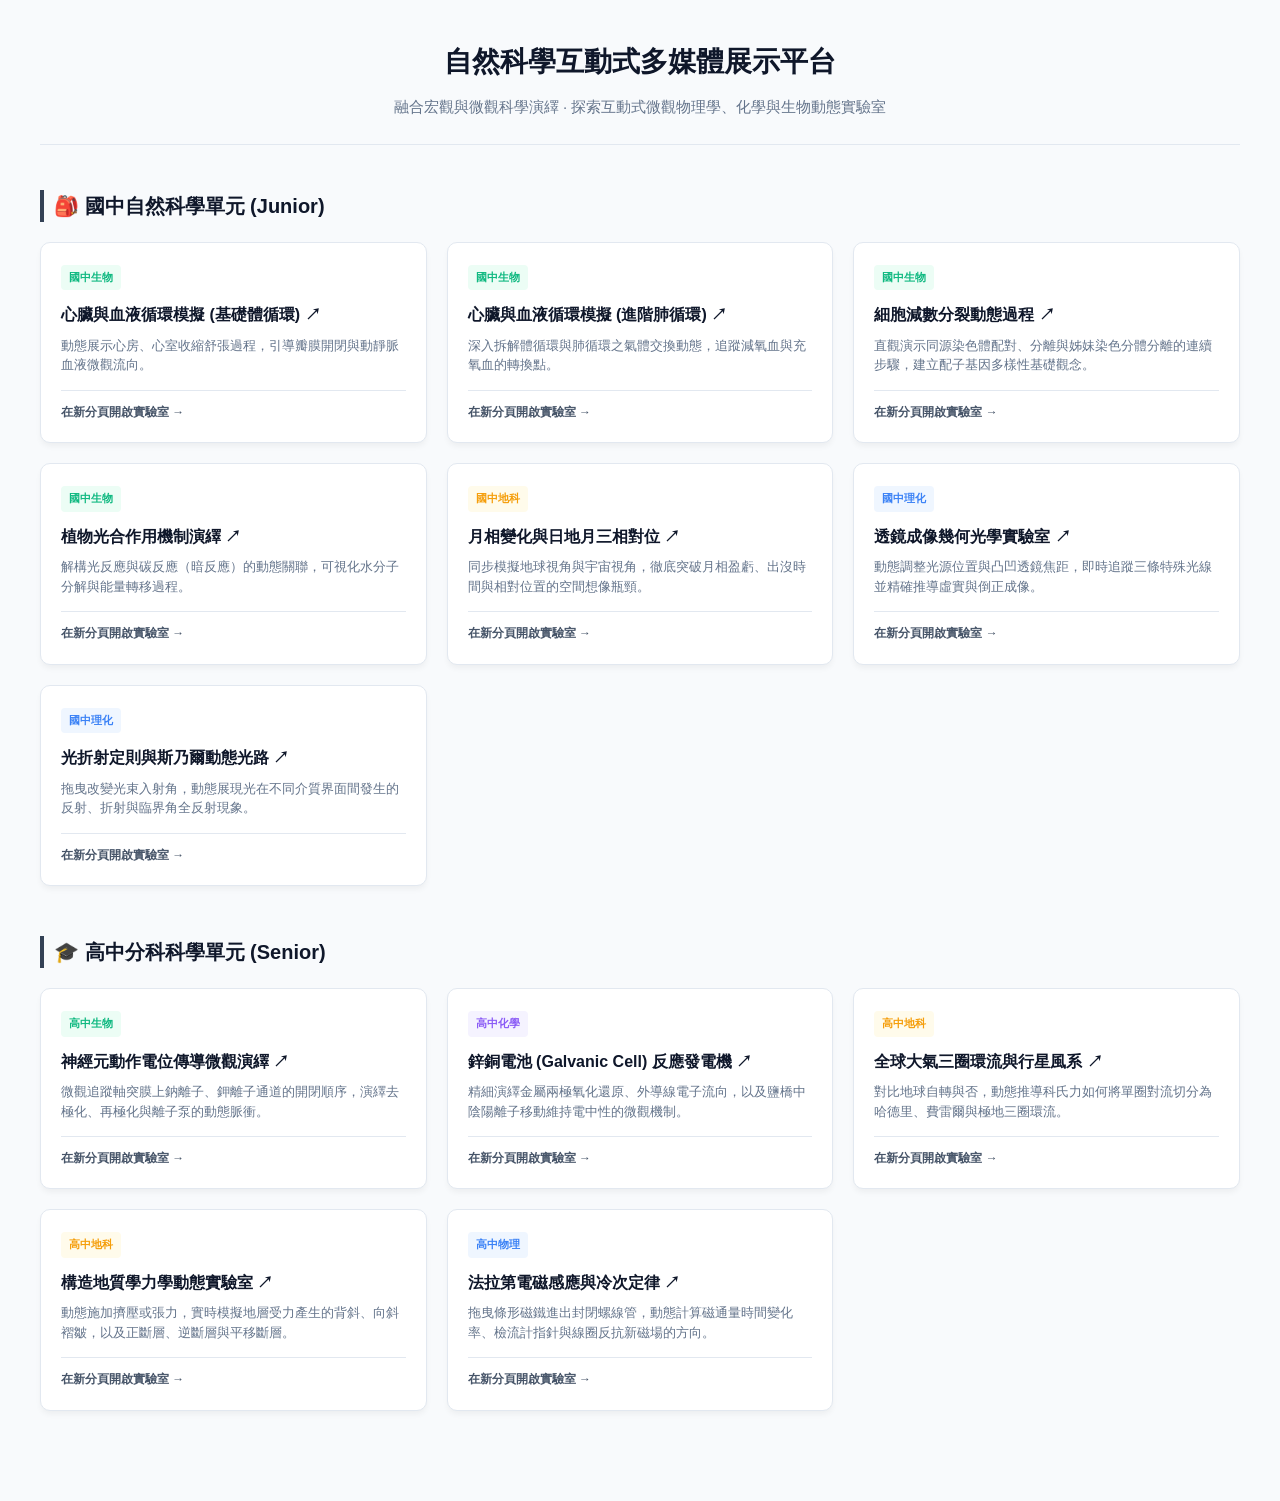
<file: nani-science/index.html>
<!DOCTYPE html>
<html lang="zh-TW">
<head>
    <meta charset="UTF-8">
    <meta name="viewport" content="width=device-width, initial-scale=1.0">
    <title>南一自然科學互動式動態演示平台 - 入口導覽</title>
    <style>
        :root {
            --bg-light: #f8fafc;
            --card-bg: #ffffff;
            --text-main: #1e293b;
            --text-muted: #64748b;
            --border-color: #e2e8f0;
            
            /* 學術科目分色 */
            --bio-color: #10b981;   /* 生物：森林綠 */
            --earth-color: #f59e0b; /* 地科：大地金 */
            --pc-color: #3b82f6;    /* 理化/物理：科技藍 */
            --chem-color: #8b5cf6;  /* 化學：幻彩紫 */
        }

        * {
            box-sizing: border-box;
            margin: 0;
            padding: 0;
            font-family: "PingFang TC", "Helvetica Neue", Arial, "Noto Sans TC", "Microsoft JhengHei", sans-serif;
        }

        body {
            background-color: var(--bg-light);
            color: var(--text-main);
            line-height: 1.6;
            padding: 40px 20px;
        }

        .container {
            max-width: 1200px;
            margin: 0 auto;
        }

        header {
            text-align: center;
            margin-bottom: 45px;
            padding-bottom: 25px;
            border-bottom: 1px solid var(--border-color);
        }

        header h1 {
            font-size: 28px;
            color: #0f172a;
            margin-bottom: 10px;
        }

        header p {
            color: var(--text-muted);
            font-size: 15px;
        }

        /* 學段區塊區隔 */
        .stage-section {
            margin-bottom: 50px;
        }

        .stage-title {
            font-size: 20px;
            font-weight: bold;
            color: #0f172a;
            margin-bottom: 20px;
            padding-left: 10px;
            border-left: 4px solid #334155;
            display: flex;
            align-items: center;
            gap: 8px;
        }

        /* 卡片網格佈局 */
        .grid {
            display: grid;
            grid-template-columns: repeat(auto-fill, minmax(340px, 1fr));
            gap: 20px;
        }

        /* 互動卡片基礎外觀 */
        .card {
            background-color: var(--card-bg);
            border: 1px solid var(--border-color);
            border-radius: 10px;
            padding: 20px;
            display: flex;
            flex-direction: column;
            justify-content: space-between;
            text-decoration: none;
            color: inherit;
            box-shadow: 0 4px 6px -1px rgba(0, 0, 0, 0.05);
            transition: all 0.2s ease-in-out;
        }

        .card:hover {
            transform: translateY(-4px);
            box-shadow: 0 10px 15px -3px rgba(0, 0, 0, 0.1);
            border-color: #cbd5e1;
        }

        .card-body h3 {
            font-size: 16px;
            color: #0f172a;
            margin-bottom: 8px;
            font-weight: bold;
        }

        .card-body p {
            font-size: 13px;
            color: var(--text-muted);
            line-height: 1.5;
            margin-bottom: 15px;
        }

        /* 專業學術標籤 */
        .badge {
            display: inline-block;
            font-size: 11px;
            font-weight: bold;
            padding: 4px 8px;
            border-radius: 4px;
            margin-bottom: 12px;
            text-transform: uppercase;
        }

        .badge-bio { background-color: #ecfdf5; color: var(--bio-color); }
        .badge-earth { background-color: #fffbeb; color: var(--earth-color); }
        .badge-pc { background-color: #eff6ff; color: var(--pc-color); }
        .badge-chem { background-color: #f5f3ff; color: var(--chem-color); }

        .btn-enter {
            font-size: 12px;
            font-weight: bold;
            color: #475569;
            display: flex;
            align-items: center;
            gap: 4px;
            margin-top: auto;
            border-top: 1px solid var(--border-color);
            padding-top: 12px;
        }

        .card:hover .btn-enter {
            color: #0284c7;
        }
    </style>
</head>
<body>

    <div class="container">
        <header>
            <h1>自然科學互動式多媒體展示平台</h1>
            <p>融合宏觀與微觀科學演繹 · 探索互動式微觀物理學、化學與生物動態實驗室</p>
        </header>

        <section class="stage-section">
            <div class="stage-title">🎒 國中自然科學單元 (Junior)</div>
            <div class="grid">
                
                <a href="./junior/biology/heart-loop/index.html" class="card" target="_blank" rel="noopener noreferrer">
                    <div class="card-body">
                        <span class="badge badge-bio">國中生物</span>
                        <h3>心臟與血液循環模擬 (基礎體循環) ↗</h3>
                        <p>動態展示心房、心室收縮舒張過程，引導瓣膜開閉與動靜脈血液微觀流向。</p>
                    </div>
                    <div class="btn-enter">在新分頁開啟實驗室 →</div>
                </a>

                <a href="./junior/biology/heart-loop2/index.html" class="card" target="_blank" rel="noopener noreferrer">
                    <div class="card-body">
                        <span class="badge badge-bio">國中生物</span>
                        <h3>心臟與血液循環模擬 (進階肺循環) ↗</h3>
                        <p>深入拆解體循環與肺循環之氣體交換動態，追蹤減氧血與充氧血的轉換點。</p>
                    </div>
                    <div class="btn-enter">在新分頁開啟實驗室 →</div>
                </a>

                <a href="./junior/biology/meiosis/index.html" class="card" target="_blank" rel="noopener noreferrer">
                    <div class="card-body">
                        <span class="badge badge-bio">國中生物</span>
                        <h3>細胞減數分裂動態過程 ↗</h3>
                        <p>直觀演示同源染色體配對、分離與姊妹染色分體分離的連續步驟，建立配子基因多樣性基礎觀念。</p>
                    </div>
                    <div class="btn-enter">在新分頁開啟實驗室 →</div>
                </a>

                <a href="./junior/biology/photosynthesis/index.html" class="card" target="_blank" rel="noopener noreferrer">
                    <div class="card-body">
                        <span class="badge badge-bio">國中生物</span>
                        <h3>植物光合作用機制演繹 ↗</h3>
                        <p>解構光反應與碳反應（暗反應）的動態關聯，可視化水分子分解與能量轉移過程。</p>
                    </div>
                    <div class="btn-enter">在新分頁開啟實驗室 →</div>
                </a>

                <a href="./junior/earth-science/moon-phases/index.html" class="card" target="_blank" rel="noopener noreferrer">
                    <div class="card-body">
                        <span class="badge badge-earth">國中地科</span>
                        <h3>月相變化與日地月三相對位 ↗</h3>
                        <p>同步模擬地球視角與宇宙視角，徹底突破月相盈虧、出沒時間與相對位置的空間想像瓶頸。</p>
                    </div>
                    <div class="btn-enter">在新分頁開啟實驗室 →</div>
                </a>

                <a href="./junior/physics-chem/optics-lens-lab/index.html" class="card" target="_blank" rel="noopener noreferrer">
                    <div class="card-body">
                        <span class="badge badge-pc">國中理化</span>
                        <h3>透鏡成像幾何光學實驗室 ↗</h3>
                        <p>動態調整光源位置與凸凹透鏡焦距，即時追蹤三條特殊光線並精確推導虛實與倒正成像。</p>
                    </div>
                    <div class="btn-enter">在新分頁開啟實驗室 →</div>
                </a>

                <a href="./junior/physics-chem/refraction/index.html" class="card" target="_blank" rel="noopener noreferrer">
                    <div class="card-body">
                        <span class="badge badge-pc">國中理化</span>
                        <h3>光折射定則與斯乃爾動態光路 ↗</h3>
                        <p>拖曳改變光束入射角，動態展現光在不同介質界面間發生的反射、折射與臨界角全反射現象。</p>
                    </div>
                    <div class="btn-enter">在新分頁開啟實驗室 →</div>
                </a>

            </div>
        </section>

        <section class="stage-section">
            <div class="stage-title">🎓 高中分科科學單元 (Senior)</div>
            <div class="grid">
                
                <a href="./senior/biology/nerve/index.html" class="card" target="_blank" rel="noopener noreferrer">
                    <div class="card-body">
                        <span class="badge badge-bio">高中生物</span>
                        <h3>神經元動作電位傳導微觀演繹 ↗</h3>
                        <p>微觀追蹤軸突膜上鈉離子、鉀離子通道的開閉順序，演繹去極化、再極化與離子泵的動態脈衝。</p>
                    </div>
                    <div class="btn-enter">在新分頁開啟實驗室 →</div>
                </a>

                <a href="./senior/chemistry/galvanic-cell/index.html" class="card" target="_blank" rel="noopener noreferrer">
                    <div class="card-body">
                        <span class="badge badge-chem">高中化學</span>
                        <h3>鋅銅電池 (Galvanic Cell) 反應發電機 ↗</h3>
                        <p>精細演繹金屬兩極氧化還原、外導線電子流向，以及鹽橋中陰陽離子移動維持電中性的微觀機制。</p>
                    </div>
                    <div class="btn-enter">在新分頁開啟實驗室 →</div>
                </a>

                <a href="./senior/earth-science/global-winds/index.html" class="card" target="_blank" rel="noopener noreferrer">
                    <div class="card-body">
                        <span class="badge badge-earth">高中地科</span>
                        <h3>全球大氣三圈環流與行星風系 ↗</h3>
                        <p>對比地球自轉與否，動態推導科氏力如何將單圈對流切分為哈德里、費雷爾與極地三圈環流。</p>
                    </div>
                    <div class="btn-enter">在新分頁開啟實驗室 →</div>
                </a>

                <a href="./senior/earth-science/structural-geology-lab/index.html" class="card" target="_blank" rel="noopener noreferrer">
                    <div class="card-body">
                        <span class="badge badge-earth">高中地科</span>
                        <h3>構造地質學力學動態實驗室 ↗</h3>
                        <p>動態施加擠壓或張力，實時模擬地層受力產生的背斜、向斜褶皺，以及正斷層、逆斷層與平移斷層。</p>
                    </div>
                    <div class="btn-enter">在新分頁開啟實驗室 →</div>
                </a>

                <a href="./senior/physics/induction/index.html" class="card" target="_blank" rel="noopener noreferrer">
                    <div class="card-body">
                        <span class="badge badge-pc">高中物理</span>
                        <h3>法拉第電磁感應與冷次定律 ↗</h3>
                        <p>拖曳條形磁鐵進出封閉螺線管，動態計算磁通量時間變化率、檢流計指針與線圈反抗新磁場的方向。</p>
                    </div>
                    <div class="btn-enter">在新分頁開啟實驗室 →</div>
                </a>

            </div>
        </section>
    </div>

</body>
</html>
</file>
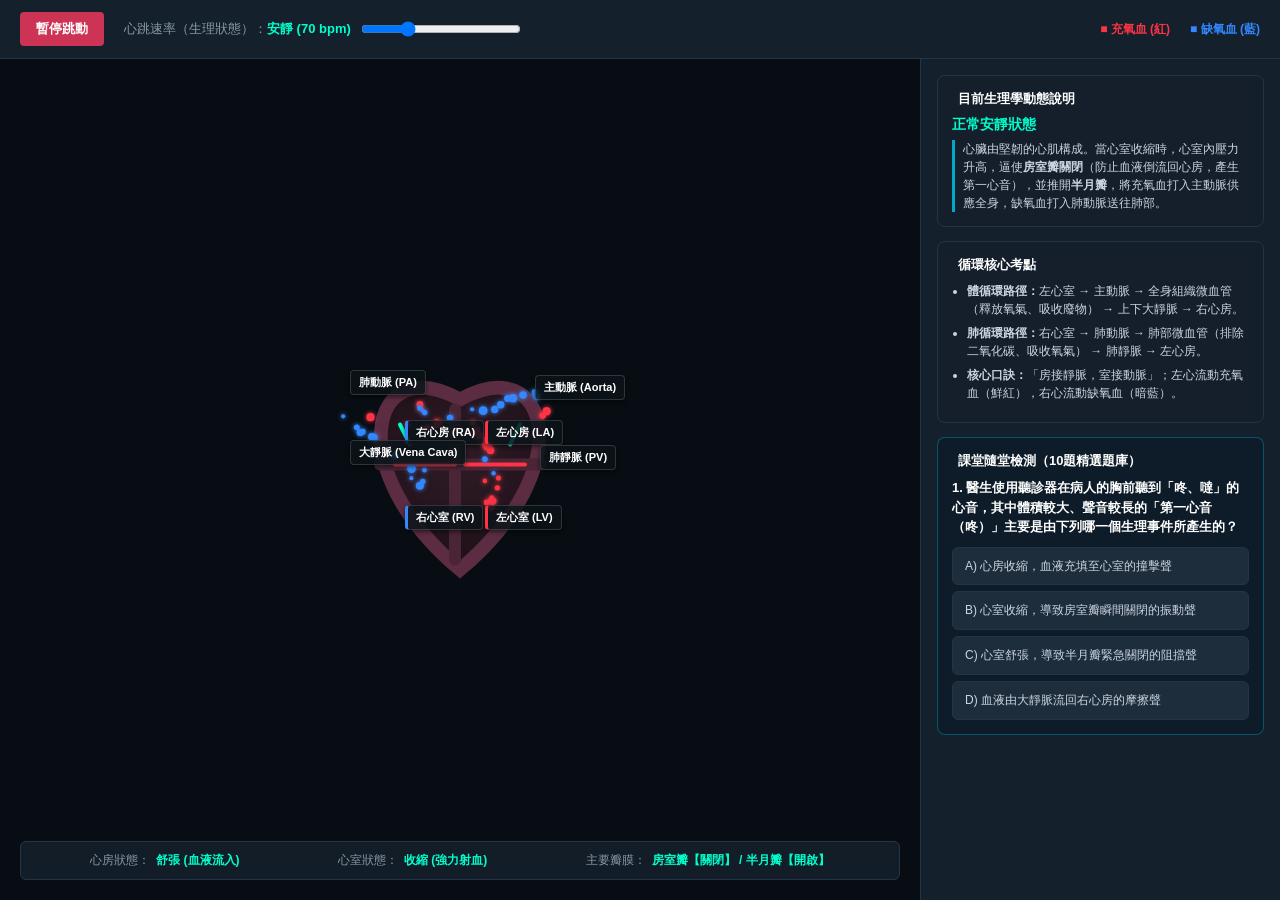
<file: nani-science/junior/biology/heart-loop/index.html>
<!DOCTYPE html>
<html lang="zh-TW">

<head>
    <meta charset="UTF-8">
    <meta name="viewport" content="width=device-width, initial-scale=1.0">
    <title>南一版互動自然教室：心臟結構與血液循環系統</title>
    <link rel="stylesheet" href="styles.css">
</head>

<body>
    <div class="app-container">
        <header class="control-panel">
            <div class="panel-group">
                <button id="btn-play-pause" class="btn active">暫停跳動</button>
                <div class="slider-container">
                    <label for="slider-rate">心跳速率（生理狀態）：<span id="rate-text">安靜 (70 bpm)</span></label>
                    <input type="range" id="slider-rate" min="40" max="150" value="70" step="5">
                </div>
            </div>
            <div class="panel-group">
                <span class="blood-legend oxy">■ 充氧血 (紅)</span>
                <span class="blood-legend deoxy">■ 缺氧血 (藍)</span>
            </div>
        </header>

        <main class="main-content">
            <div class="canvas-viewport">
                <div class="diagram-wrapper" id="heart-wrapper">
                    <canvas id="heartCanvas"></canvas>

                    <div class="sci-label lbl-ra">右心房 (RA)</div>
                    <div class="sci-label lbl-rv">右心室 (RV)</div>
                    <div class="sci-label lbl-la">左心房 (LA)</div>
                    <div class="sci-label lbl-lv">左心室 (LV)</div>
                    
                    <div class="sci-label lbl-ao">主動脈 (Aorta)</div>
                    <div class="sci-label lbl-pa">肺動脈 (PA)</div>
                    <div class="sci-label lbl-vc">大靜脈 (Vena Cava)</div>
                    <div class="sci-label lbl-pv">肺靜脈 (PV)</div>

                    <footer class="status-panel">
                        <div class="status-item">
                            <span class="label">心房狀態：</span>
                            <span class="value" id="val-atria">舒張 (充血)</span>
                        </div>
                        <div class="status-item">
                            <span class="label">心室狀態：</span>
                            <span class="value" id="val-ventricles">收縮 (射血)</span>
                        </div>
                        <div class="status-item">
                            <span class="label">主要瓣膜：</span>
                            <span class="value" id="val-valves">房室瓣關閉 / 半月瓣開啟</span>
                        </div>
                    </footer>
                </div>
            </div>

            <aside class="sidebar-info">
                <section class="info-card">
                    <h2><span class="dot blue"></span> 目前生理學動態說明</h2>
                    <p class="current-status" id="status-title">正常安靜狀態</p>
                    <blockquote id="status-desc">
                        心臟由堅韌的心肌構成。當心室收縮時，心室內壓力升高，逼使<strong>房室瓣關閉</strong>（防止血液倒流回心房，產生第一心音），並推開<strong>半月瓣</strong>，將充氧血打入主動脈供應全身，缺氧血打入肺動脈送往肺部。
                    </blockquote>
                </section>

                <section class="info-card">
                    <h2><span class="dot green"></span> 循環核心考點</h2>
                    <ul>
                        <li><strong>體循環路徑：</strong>左心室 → 主動脈 → 全身組織微血管（釋放氧氣、吸收廢物） → 上下大靜脈 → 右心房。</li>
                        <li><strong>肺循環路徑：</strong>右心室 → 肺動脈 → 肺部微血管（排除二氧化碳、吸收氧氣） → 肺靜脈 → 左心房。</li>
                        <li><strong>核心口訣：</strong>「房接靜脈，室接動脈」；左心流動充氧血（鮮紅），右心流動缺氧血（暗藍）。</li>
                    </ul>
                </section>

                <section class="info-card quiz-card">
                    <h2><span class="dot blue"></span> 課堂隨堂檢測（10題精選題庫）</h2>
                    <div id="quiz-container">
                        <div class="quiz-question" id="quiz-q">載入中...</div>
                        <div class="quiz-options" id="quiz-opts"></div>
                        <div id="quiz-feedback" class="quiz-feedback hidden"></div>
                        <button id="btn-next-quiz" class="btn hidden" style="margin-top:12px; width:100%;">下一題</button>
                    </div>
                </section>
            </aside>
        </main>
    </div>

    <script src="script.js"></script>
</body>

</html>
</file>
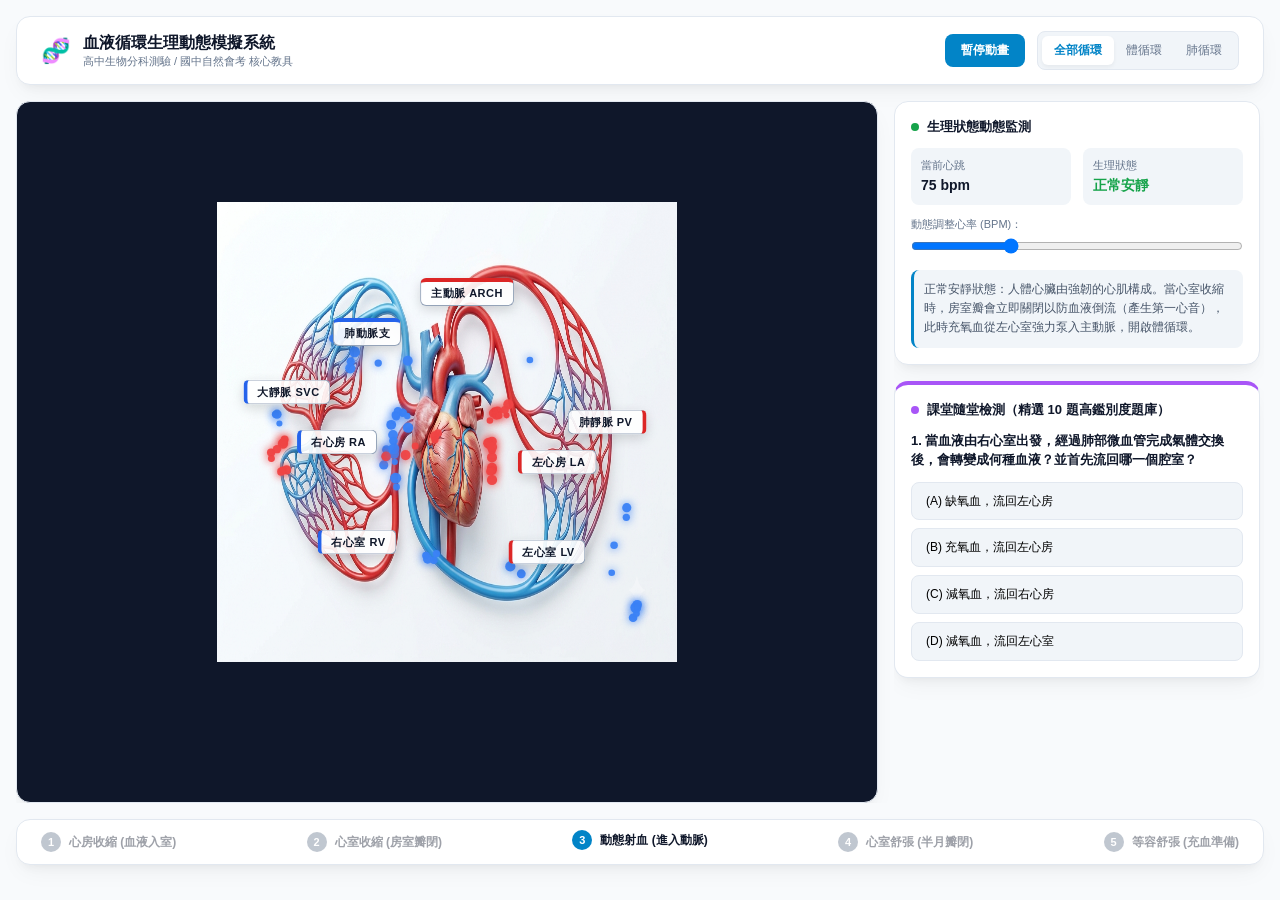
<file: nani-science/junior/biology/heart-loop2/index.html>
<!DOCTYPE html>
<html lang="zh-TW">

<head>
    <meta charset="UTF-8">
    <meta name="viewport" content="width=device-width, initial-scale=1.0">
    <title>心臟循環生理動態核心模擬器 - 教科書級教材</title>
    <link rel="stylesheet" href="styles.css">
</head>

<body>
    <div class="app-container">
        <header class="app-header">
            <div class="brand">
                <span class="icon">🧬</span>
                <div>
                    <h1>血液循環生理動態模擬系統</h1>
                    <p>高中生物分科測驗 / 國中自然會考 核心教具</p>
                </div>
            </div>
            <div class="global-controls">
                <button id="btn-pause" class="ui-btn">暫停動畫</button>
                <div class="mode-select">
                    <button id="mode-all" class="mode-btn active">全部循環</button>
                    <button id="mode-sys" class="mode-btn">體循環</button>
                    <button id="mode-pul" class="mode-btn">肺循環</button>
                </div>
            </div>
        </header>

        <main class="app-main">
            <div class="canvas-panel">
                <div class="canvas-wrapper">
                    <canvas id="heartFlowCanvas"></canvas>
                    
                    <div class="bio-tag tag-ao">主動脈 ARCH</div>
                    <div class="bio-tag tag-pa">肺動脈支</div>
                    <div class="bio-tag tag-la">左心房 LA</div>
                    <div class="bio-tag tag-lv">左心室 LV</div>
                    <div class="bio-tag tag-ra">右心房 RA</div>
                    <div class="bio-tag tag-rv">右心室 RV</div>
                    <div class="bio-tag tag-vc">大靜脈 SVC</div>
                    <div class="bio-tag tag-pv">肺靜脈 PV</div>
                </div>
            </div>

            <aside class="sidebar-panel">
                <section class="card status-card">
                    <h2><span class="indicator blink"></span> 生理狀態動態監測</h2>
                    <div class="status-grid">
                        <div class="grid-item">
                            <span class="lbl">當前心跳</span>
                            <span class="val" id="lbl-bpm">75 bpm</span>
                        </div>
                        <div class="grid-item">
                            <span class="lbl">生理狀態</span>
                            <span class="val" id="lbl-pulse-type" style="color: #16a34a;">正常安靜</span>
                        </div>
                    </div>
                    <div class="range-group">
                        <label for="slider-bpm">動態調整心率 (BPM)：</label>
                        <input type="range" id="slider-bpm" min="40" max="160" value="75" step="5">
                    </div>
                    <p class="desc-text" id="txt-desc">
                        正常安靜狀態：人體心臟由強韌的心肌構成。當心室收縮時，房室瓣會立即關閉以防血液倒流（產生第一心音），此時充氧血從左心室強力泵入主動脈，開啟體循環。
                    </p>
                </section>

                <section class="card quiz-card">
                    <h2><span class="indicator purple"></span> 課堂隨堂檢測（精選 10 題高鑑別度題庫）</h2>
                    <div id="quiz-wrapper">
                        <p class="quiz-question" id="quiz-question">載入中...</p>
                        <div class="quiz-options" id="quiz-options"></div>
                        <div id="quiz-reply" class="quiz-feedback" style="display: none;"></div>
                        <button id="btn-next-quiz" class="ui-btn" style="margin-top: 12px; width: 100%; display: none;">下一題</button>
                    </div>
                </section>
            </aside>
        </main>

        <footer class="app-footer-steps">
            <div class="step-timeline">
                <div class="step-node" data-step="1">
                    <div class="step-num">1</div>
                    <div class="step-label">心房收縮 (血液入室)</div>
                </div>
                <div class="step-node" data-step="2">
                    <div class="step-num">2</div>
                    <div class="step-label">心室收縮 (房室瓣閉)</div>
                </div>
                <div class="step-node" data-step="3">
                    <div class="step-num">3</div>
                    <div class="step-label">動態射血 (進入動脈)</div>
                </div>
                <div class="step-node" data-step="4">
                    <div class="step-num">4</div>
                    <div class="step-label">心室舒張 (半月瓣閉)</div>
                </div>
                <div class="step-node" data-step="5">
                    <div class="step-num">5</div>
                    <div class="step-label">等容舒張 (充血準備)</div>
                </div>
            </div>
        </footer>
    </div>

    <script src="script.js"></script>
</body>

</html>
</file>
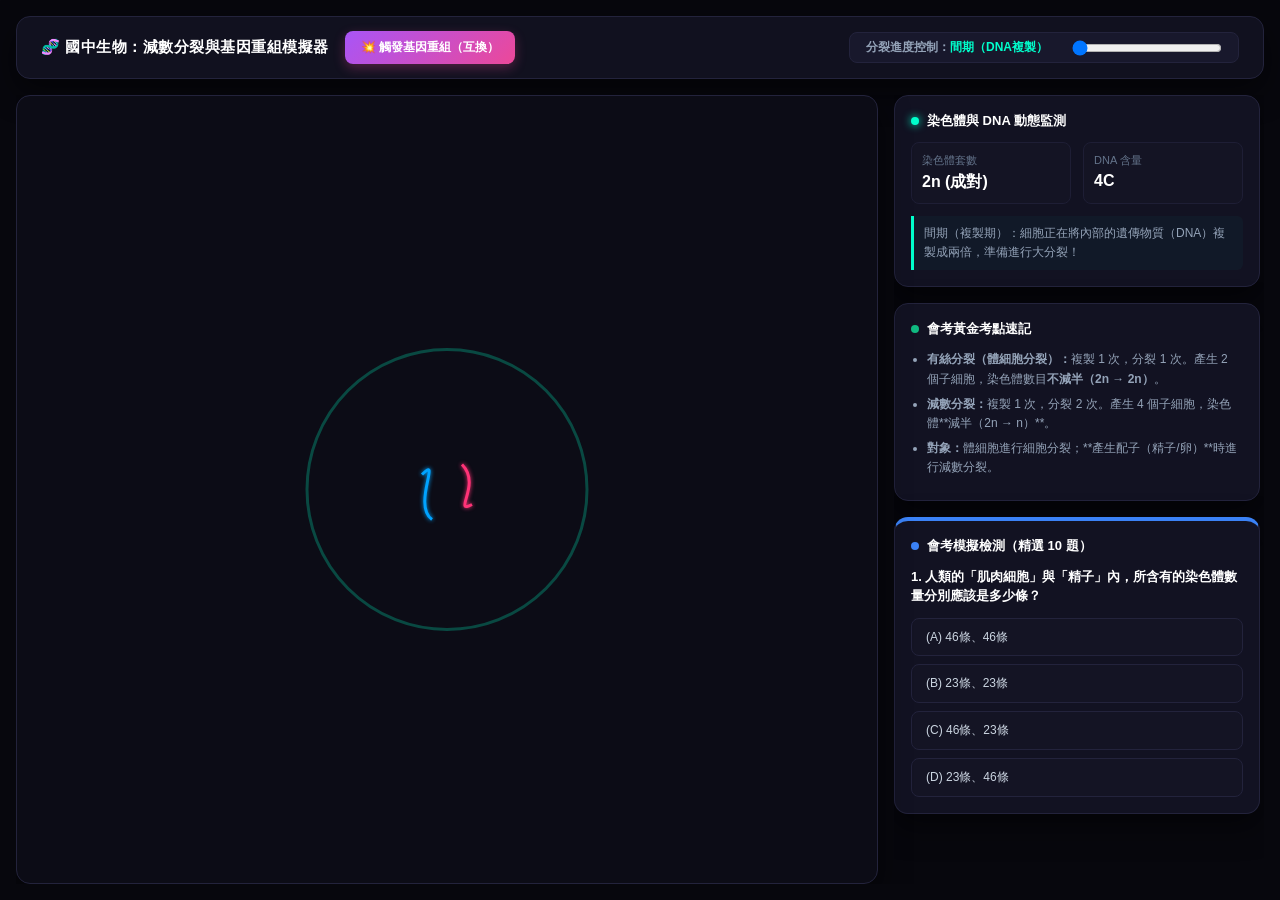
<file: nani-science/junior/biology/meiosis/index.html>
<!DOCTYPE html>
<html lang="zh-TW">

<head>
    <meta charset="UTF-8">
    <meta name="viewport" content="width=device-width, initial-scale=1.0">
    <title>國中生物核心：減數分裂與生殖細胞形成動態教室</title>
    <link rel="stylesheet" href="styles.css">
</head>

<body>
    <div class="app-container">
        <header class="control-panel">
            <div class="panel-group">
                <span class="app-title">🧬 國中生物：減數分裂與基因重組模擬器</span>
                <button id="btn-crossover" class="btn-action">💥 觸發基因重組（互換）</button>
            </div>
            <div class="panel-group slider-group">
                <label for="slider-stage">分裂進度控制：<span id="stage-text">間期（DNA複製）</span></label>
                <input type="range" id="slider-stage" min="0" max="5" value="0" step="1">
            </div>
        </header>

        <main class="main-content">
            <div class="canvas-viewport">
                <div class="diagram-wrapper" id="meiosis-wrapper">
                    <canvas id="meiosisCanvas"></canvas>
                </div>
            </div>

            <aside class="sidebar-panel">
                <section class="info-card data-board">
                    <h2><span class="dot neon"></span> 染色體與 DNA 動態監測</h2>
                    <div class="data-grid">
                        <div class="grid-item">
                            <span class="lbl">染色體套數</span>
                            <span class="val" id="lbl-chrom-n">2n (成對)</span>
                        </div>
                        <div class="grid-item">
                            <span class="lbl">DNA 含量</span>
                            <span class="val" id="lbl-dna-c">4C</span>
                        </div>
                    </div>
                    <blockquote id="status-desc">
                        間期（複製期）：細胞正在將內部的遺傳物質（DNA）複製成兩倍，準備進行大分裂！
                    </blockquote>
                </section>

                <section class="info-card">
                    <h2><span class="dot green"></span> 會考黃金考點速記</h2>
                    <ul>
                        <li><strong>有絲分裂（體細胞分裂）：</strong>複製 1 次，分裂 1 次。產生 2 個子細胞，染色體數目<strong>不減半（2n → 2n）</strong>。</li>
                        <li><strong>減數分裂：</strong>複製 1 次，分裂 2 次。產生 4 個子細胞，染色體**減半（2n → n）**。</li>
                        <li><strong>對象：</strong>體細胞進行細胞分裂；**產生配子（精子/卵）**時進行減數分裂。</li>
                    </ul>
                </section>

                <section class="info-card quiz-card">
                    <h2><span class="dot blue"></span> 會考模擬檢測（精選 10 題）</h2>
                    <div id="quiz-container">
                        <div class="quiz-question" id="quiz-q">載入中...</div>
                        <div class="quiz-options" id="quiz-opts"></div>
                        <div id="quiz-feedback" class="quiz-feedback hidden"></div>
                        <button id="btn-next-quiz" class="btn hidden" style="margin-top:12px; width:100%;">下一題</button>
                    </div>
                </section>
            </aside>
        </main>
    </div>

    <script src="script.js"></script>
</body>

</html>
</file>
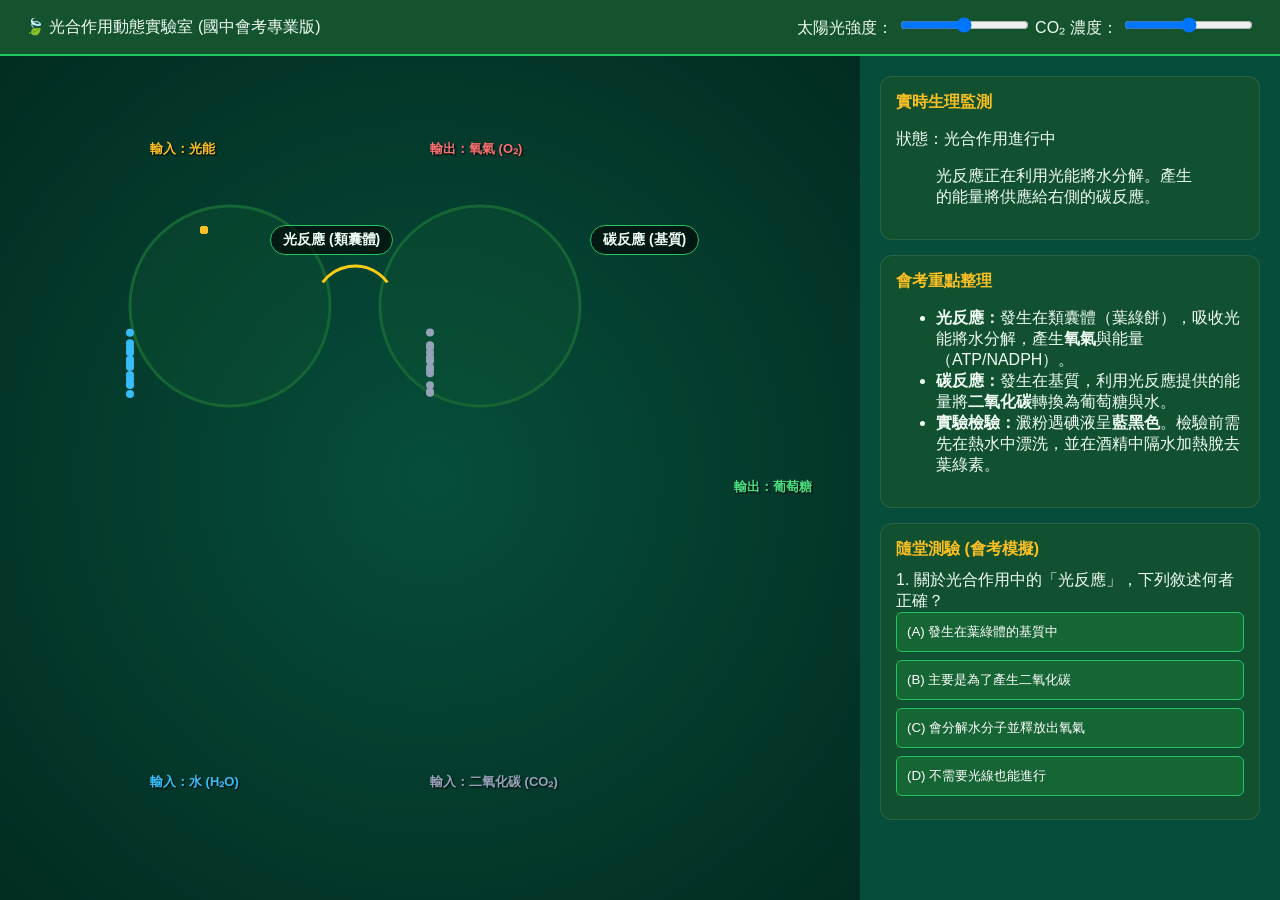
<file: nani-science/junior/biology/photosynthesis/index.html>
<!DOCTYPE html>
<html lang="zh-TW">
<head>
    <meta charset="UTF-8">
    <meta name="viewport" content="width=device-width, initial-scale=1.0">
    <title>國中生物互動教室：光合作用全解碼</title>
    <link rel="stylesheet" href="styles.css">
</head>
<body>
    <div class="app-container">
        <header class="control-panel">
            <div class="panel-group">
                <span class="app-title">🍃 光合作用動態實驗室 (國中會考專業版)</span>
            </div>
            <div class="panel-group">
                <label>太陽光強度：</label>
                <input type="range" id="light-slider" min="0" max="100" value="50">
                <label>CO₂ 濃度：</label>
                <input type="range" id="co2-slider" min="0" max="100" value="50">
            </div>
        </header>

        <main class="main-content">
            <div class="canvas-viewport">
                <div class="diagram-wrapper">
                    <canvas id="photoCanvas"></canvas>
                    
                    <div class="bio-label label-light-rxn" style="top: 20%; left: 30%;">光反應 (類囊體)</div>
                    <div class="bio-label label-dark-rxn" style="top: 20%; left: 70%;">碳反應 (基質)</div>
                    
                    <div class="sci-tag" style="top: 85%; left: 15%; color: #38bdf8;">輸入：水 (H₂O)</div>
                    <div class="sci-tag" style="top: 10%; left: 15%; color: #fbbf24;">輸入：光能</div>
                    <div class="sci-tag" style="top: 10%; left: 50%; color: #f87171;">輸出：氧氣 (O₂)</div>
                    <div class="sci-tag" style="top: 85%; left: 50%; color: #94a3b8;">輸入：二氧化碳 (CO₂)</div>
                    <div class="sci-tag" style="top: 50%; left: 88%; color: #4ade80;">輸出：葡萄糖</div>
                </div>
            </div>

            <aside class="sidebar">
                <section class="info-card">
                    <h2><span class="dot green"></span> 實時生理監測</h2>
                    <p class="current-status" id="rate-display">光合作用速率：正常</p>
                    <blockquote id="bio-desc">
                        光反應正在利用光能將水分解。產生的能量將供應給右側的碳反應。
                    </blockquote>
                </section>

                <section class="info-card">
                    <h2><span class="dot yellow"></span> 會考重點整理</h2>
                    <ul>
                        <li><strong>光反應：</strong>發生在類囊體（葉綠餅），吸收光能將水分解，產生<strong>氧氣</strong>與能量（ATP/NADPH）。</li>
                        <li><strong>碳反應：</strong>發生在基質，利用光反應提供的能量將<strong>二氧化碳</strong>轉換為葡萄糖與水。</li>
                        <li><strong>實驗檢驗：</strong>澱粉遇碘液呈<strong>藍黑色</strong>。檢驗前需先在熱水中漂洗，並在酒精中隔水加熱脫去葉綠素。</li>
                    </ul>
                </section>

                <section class="info-card quiz-card">
                    <h2><span class="dot blue"></span> 隨堂測驗 (會考模擬)</h2>
                    <div id="quiz-container">
                        <div class="quiz-question" id="quiz-q">載入中...</div>
                        <div class="quiz-options" id="quiz-opts"></div>
                        <div id="quiz-feedback" class="quiz-feedback hidden"></div>
                        <button id="btn-next-quiz" class="btn hidden" onclick="nextQuestion()">下一題</button>
                    </div>
                </section>
            </aside>
        </main>
    </div>
    <script src="script.js"></script>
</body>
</html>
</file>
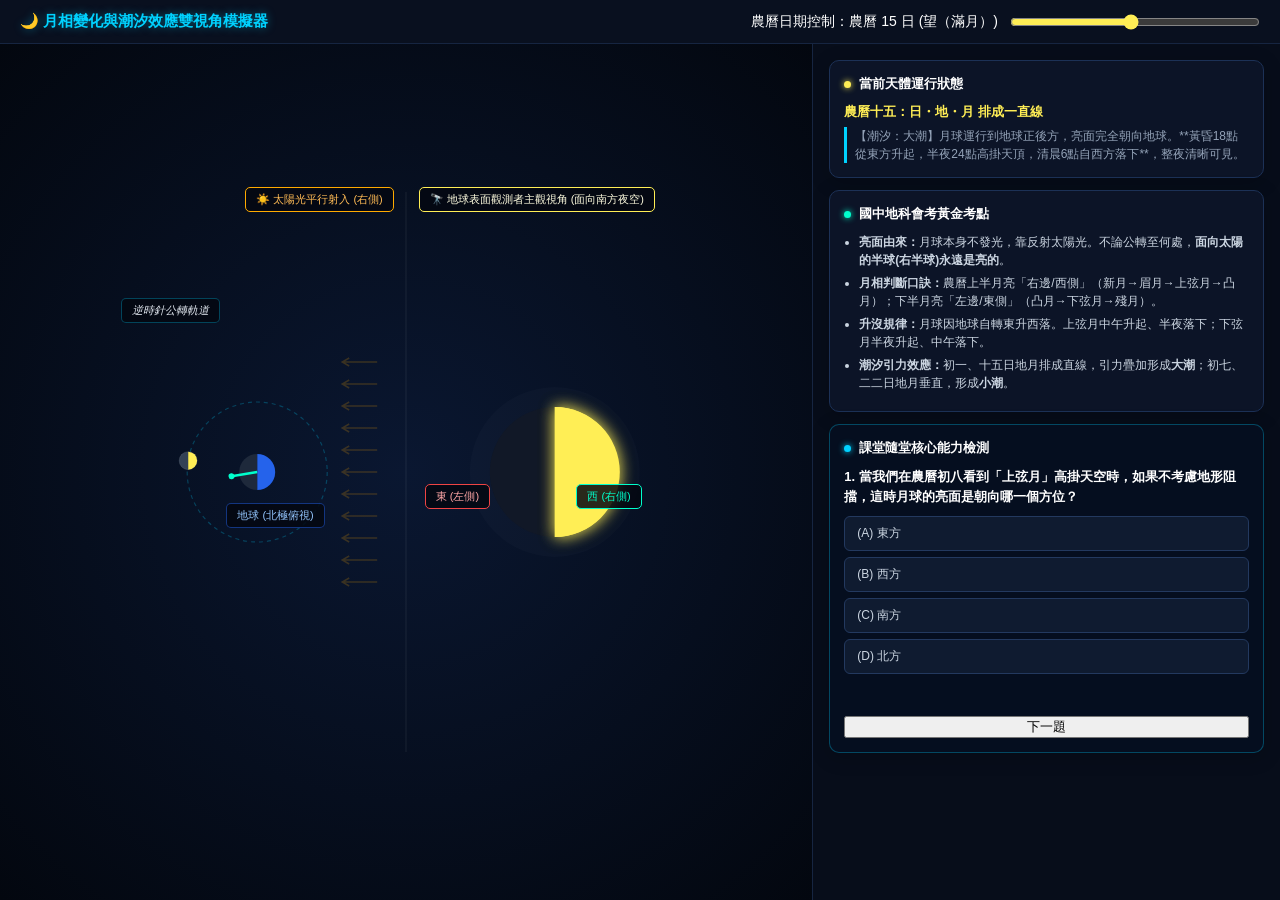
<file: nani-science/junior/earth-science/moon-phases/index.html>
<!DOCTYPE html>
<html lang=\"zh-TW\">

<head>
    <meta charset="UTF-8">
    <meta name="viewport" content="width=device-width, initial-scale=1.0">
    <title>地科互動教室：月相變化與潮汐雙視角模擬器</title>
    <link rel="stylesheet" href="styles.css">
</head>

<body>
    <div class="app-container">
        <header class="control-panel">
            <div class="panel-group">
                <span class="app-title">🌙 月相變化與潮汐效應雙視角模擬器</span>
            </div>
            <div class="panel-group slider-group">
                <label for="slider-date">農曆日期控制：<span id="date-text">農曆十五 (滿月)</span></label>
                <input type="range" id="slider-date" min="1" max="30" value="15" step="1">
            </div>
        </header>

        <main class="main-content">
            <div class="canvas-viewport">
                <div class="diagram-wrapper" id="moon-wrapper">
                    <canvas id="moonCanvas"></canvas>

                    <div class="sci-label space-lbl lbl-sun">☀️ 太陽光平行射入 (右側)</div>
                    <div class="sci-label space-lbl lbl-earth">地球 (北極俯視)</div>
                    <div class="sci-label space-lbl lbl-orbit">逆時針公轉軌道</div>
                    
                    <div class="sci-label view-lbl lbl-obs-view">🔭 地球表面觀測者主觀視角 (面向南方夜空)</div>
                    <div class="sci-label view-lbl lbl-west">西 (右側)</div>
                    <div class="sci-label view-lbl lbl-east">東 (左側)</div>
                </div>
            </div>

            <aside class="sidebar-panel">
                <section class="info-card">
                    <h2><span class="dot yellow"></span> 當前天體運行狀態</h2>
                    <p class="current-status" id="status-title">載入中...</p>
                    <blockquote id="status-desc">
                        正在計算日地月相對幾何位置...
                    </blockquote>
                </section>

                <section class="info-card">
                    <h2><span class="dot green"></span> 國中地科會考黃金考點</h2>
                    <ul>
                        <li><strong>亮面由來：</strong>月球本身不發光，靠反射太陽光。不論公轉至何處，<strong>面向太陽的半球(右半球)永遠是亮的</strong>。</li>
                        <li><strong>月相判斷口訣：</strong>農曆上半月亮「右邊/西側」（新月→眉月→上弦月→凸月）；下半月亮「左邊/東側」（凸月→下弦月→殘月）。</li>
                        <li><strong>升沒規律：</strong>月球因地球自轉東升西落。上弦月中午升起、半夜落下；下弦月半夜升起、中午落下。</li>
                        <li><strong>潮汐引力效應：</strong>初一、十五日地月排成直線，引力疊加形成<strong>大潮</strong>；初七、二二日地月垂直，形成<strong>小潮</strong>。</li>
                    </ul>
                </section>

                <section class="info-card quiz-card">
                    <h2><span class="dot blue"></span> 課堂隨堂核心能力檢測</h2>
                    <div id="quiz-container">
                        <div class="quiz-question" id="quiz-q">載入中...</div>
                        <div class="quiz-options" id="quiz-opts"></div>
                        <div id="quiz-feedback" class="quiz-feedback hidden"></div>
                        <button id="btn-next-quiz" class="btn hidden" style="margin-top:12px; width:100%;">下一題</button>
                    </div>
                </section>
            </aside>
        </main>
    </div>

    <script src="script.js"></script>
</body>

</html>
</file>
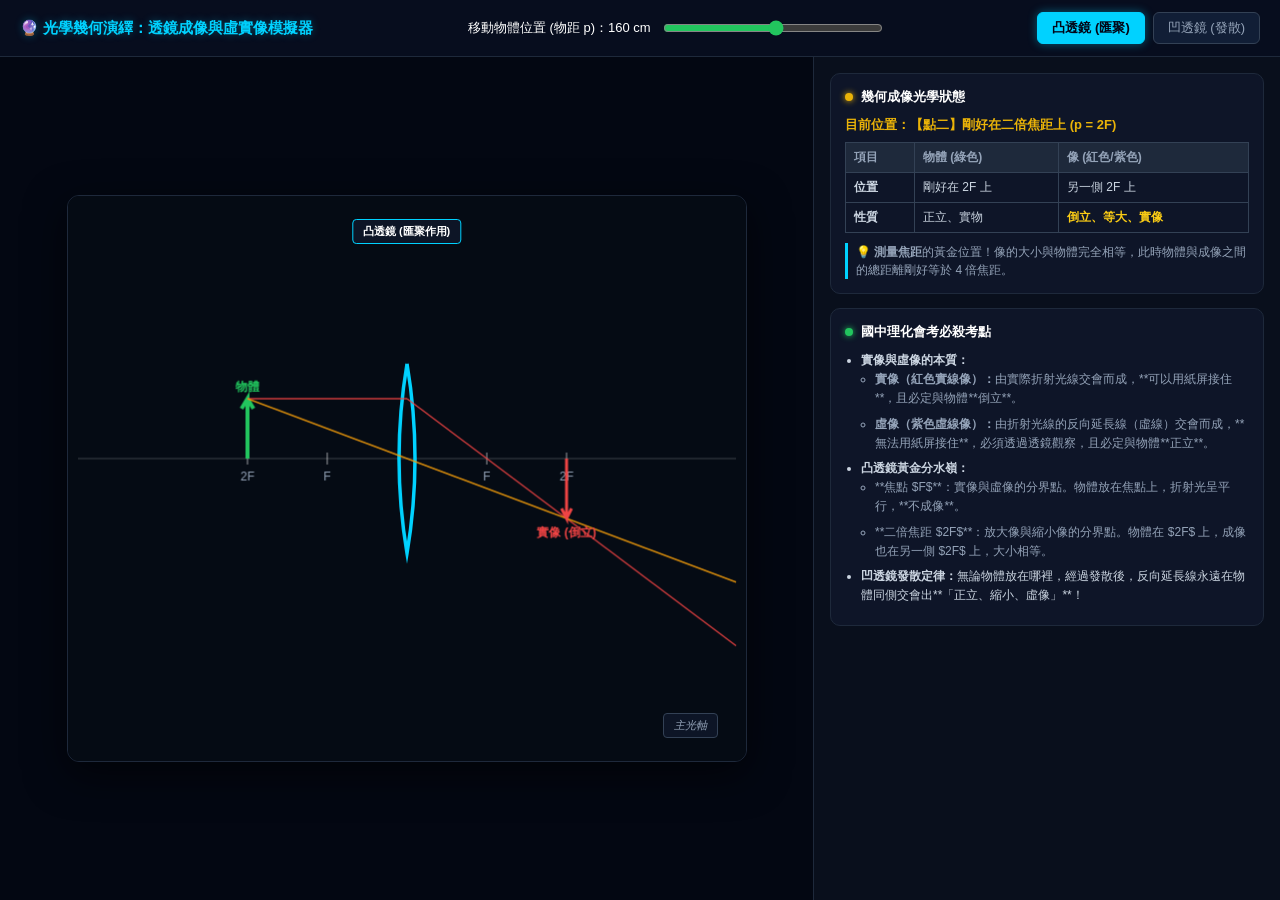
<file: nani-science/junior/physics-chem/optics-lens-lab/index.html>
<!DOCTYPE html>
<html lang="zh-TW">

<head>
    <meta charset="UTF-8">
    <meta name="viewport" content="width=device-width, initial-scale=1.0">
    <title>理化互動教室：透鏡成像幾何光路模擬器</title>
    <link rel="stylesheet" href="styles.css">
</head>

<body>
    <div class="app-container">
        <header class="control-panel">
            <div class="panel-group">
                <span class="app-title">🔮 光學幾何演繹：透鏡成像與虛實像模擬器</span>
            </div>
            <div class="panel-group slider-group">
                <label for="slider-object-x">移動物體位置 (物距 p)：<span id="distance-text">200 cm</span></label>
                <input type="range" id="slider-object-x" min="30" max="360" value="200" step="1">
            </div>
            <div class="panel-group toggle-group">
                <button id="mode-convex" class="btn-mode active">凸透鏡 (匯聚)</button>
                <button id="mode-concave" class="btn-mode">凹透鏡 (發散)</button>
            </div>
        </header>

        <main class="main-content">
            <div class="canvas-viewport">
                <div class="diagram-wrapper" id="lens-wrapper">
                    <canvas id="lensCanvas"></canvas>
                    <div class="sci-label label-lens-type" id="lens-title-label">凸透鏡 (匯聚)</div>
                    <div class="sci-label label-axis">主光軸</div>
                </div>
            </div>

            <aside class="sidebar-panel">
                <section class="info-card">
                    <h2><span class="dot yellow"></span> 幾何成像光學狀態</h2>
                    <p class="current-status" id="status-zone">目前位置：計算中...</p>
                    <table class="sci-table">
                        <thead>
                            <tr>
                                <th>項目</th>
                                <th>物體 (綠色)</th>
                                <th>像 (紅色/紫色)</th>
                            </tr>
                        </thead>
                        <tbody>
                            <tr>
                                <td><strong>位置</strong></td>
                                <td id="td-obj-pos">-</td>
                                <td id="td-img-pos">-</td>
                            </tr>
                            <tr>
                                <td><strong>性質</strong></td>
                                <td>正立、實物</td>
                                <td id="td-img-prop" class="highlight-text">-</td>
                            </tr>
                        </tbody>
                    </table>
                    <blockquote id="status-desc" style="margin-top: 10px;">
                        正在計算幾何光路...
                    </blockquote>
                </section>

                <section class="info-card">
                    <h2><span class="dot green"></span> 國中理化會考必殺考點</h2>
                    <ul class="sci-list">
                        <li><strong>實像與虛像的本質：</strong>
                            <ul>
                                <li><strong>實像（紅色實線像）：</strong>由實際折射光線交會而成，**可以用紙屏接住**，且必定與物體**倒立**。</li>
                                <li><strong>虛像（紫色虛線像）：</strong>由折射光線的反向延長線（虛線）交會而成，**無法用紙屏接住**，必須透過透鏡觀察，且必定與物體**正立**。</li>
                            </ul>
                        </li>
                        <li><strong>凸透鏡黃金分水嶺：</strong>
                            <ul>
                                <li>**焦點 $F$**：實像與虛像的分界點。物體放在焦點上，折射光呈平行，**不成像**。</li>
                                <li>**二倍焦距 $2F$**：放大像與縮小像的分界點。物體在 $2F$ 上，成像也在另一側 $2F$ 上，大小相等。</li>
                            </ul>
                        </li>
                        <li><strong>凹透鏡發散定律：</strong>無論物體放在哪裡，經過發散後，反向延長線永遠在物體同側交會出**「正立、縮小、虛像」**！</li>
                    </ul>
                </section>
            </aside>
        </main>
    </div>

    <script src="script.js"></script>
</body>

</html>
</file>
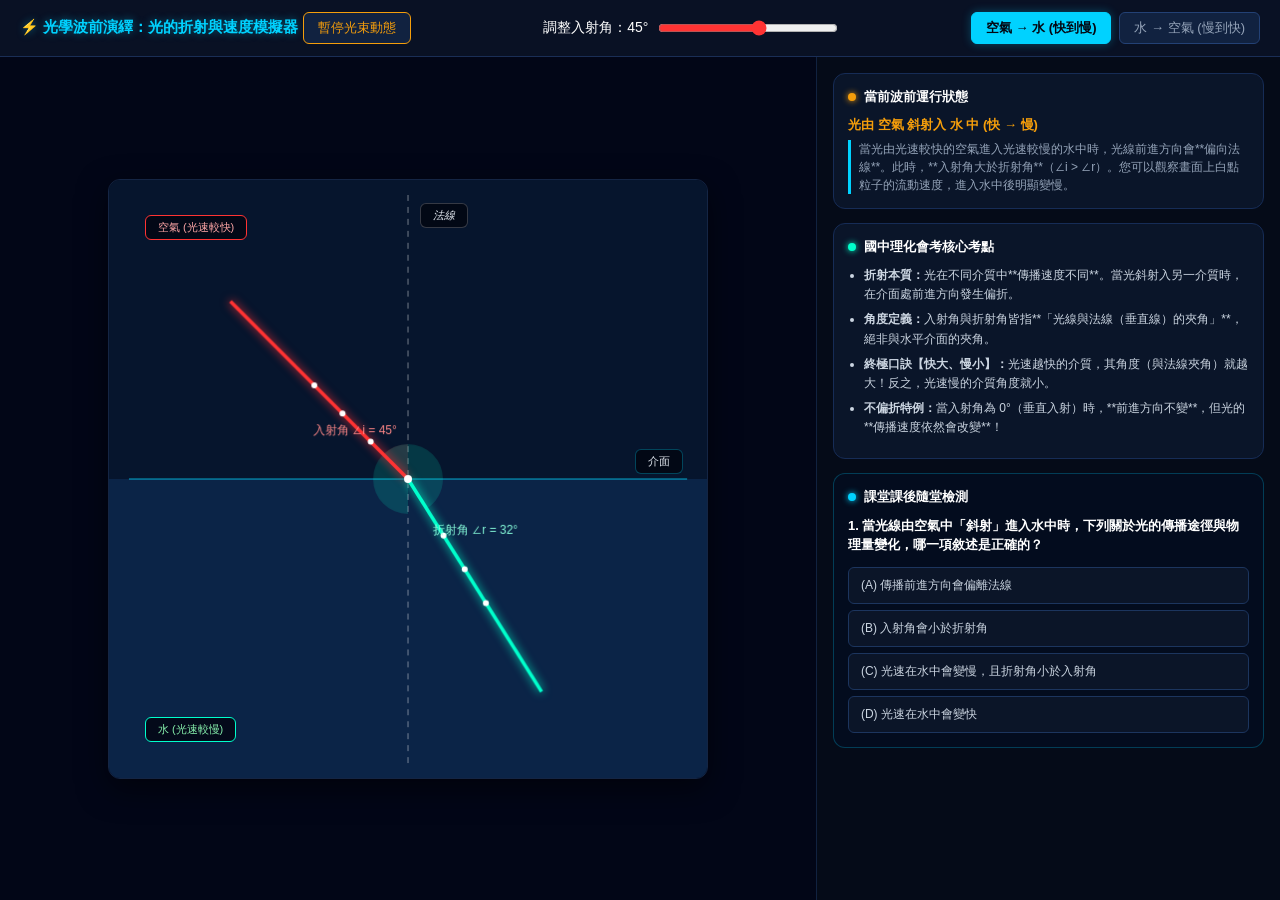
<file: nani-science/junior/physics-chem/refraction/index.html>
<!DOCTYPE html>
<html lang="zh-TW">

<head>
    <meta charset="UTF-8">
    <meta name="viewport" content="width=device-width, initial-scale=1.0">
    <title>理化互動教室：光的折射原理與介面動態模擬器</title>
    <link rel="stylesheet" href="styles.css">
</head>

<body>
    <div class="app-container">
        <header class="control-panel">
            <div class="panel-group">
                <span class="app-title">⚡ 光學波前演繹：光的折射與速度模擬器</span>
                <button id="btn-play-pause" class="btn-action active">暫停光束動態</button>
            </div>
            <div class="panel-group slider-group">
                <label for="slider-angle">調整入射角：<span id="angle-text">45°</span></label>
                <input type="range" id="slider-angle" min="0" max="80" value="45" step="1">
            </div>
            <div class="panel-group toggle-group">
                <button id="mode-air-water" class="btn-mode active">空氣 → 水 (快到慢)</button>
                <button id="mode-water-air" class="btn-mode">水 → 空氣 (慢到快)</button>
            </div>
        </header>

        <main class="main-content">
            <div class="canvas-viewport">
                <div class="diagram-wrapper" id="refraction-wrapper">
                    <canvas id="refractionCanvas"></canvas>
                    
                    <div class="sci-label lbl-medium-top" id="lbl-top">空氣 (光速較快)</div>
                    <div class="sci-label lbl-medium-bottom" id="lbl-bottom">水 (光速較慢)</div>
                    <div class="sci-label lbl-normal">法線</div>
                    <div class="sci-label lbl-interface">介面</div>
                </div>
            </div>

            <aside class="sidebar-panel">
                <section class="info-card">
                    <h2><span class="dot yellow"></span> 當前波前運行狀態</h2>
                    <p class="current-status" id="status-title">計算中...</p>
                    <blockquote id="status-desc">
                        正在載入光學折射介面幾何...
                    </blockquote>
                </section>

                <section class="info-card">
                    <h2><span class="dot green"></span> 國中理化會考核心考點</h2>
                    <ul>
                        <li><strong>折射本質：</strong>光在不同介質中**傳播速度不同**。當光斜射入另一介質時，在介面處前進方向發生偏折。</li>
                        <li><strong>角度定義：</strong>入射角與折射角皆指**「光線與法線（垂直線）的夾角」**，絕非與水平介面的夾角。</li>
                        <li><strong>終極口訣【快大、慢小】：</strong>光速越快的介質，其角度（與法線夾角）就越大！反之，光速慢的介質角度就小。</li>
                        <li><strong>不偏折特例：</strong>當入射角為 0°（垂直入射）時，**前進方向不變**，但光的**傳播速度依然會改變**！</li>
                    </ul>
                </section>

                <section class="info-card quiz-card">
                    <h2><span class="dot blue"></span> 課堂課後隨堂檢測</h2>
                    <div id="quiz-container">
                        <div class="quiz-question" id="quiz-q">載入中...</div>
                        <div class="quiz-options" id="quiz-opts"></div>
                        <div id="quiz-feedback" class="quiz-feedback hidden"></div>
                        <button id="btn-next-quiz" class="btn hidden" style="margin-top:12px; width:100%;">下一題</button>
                    </div>
                </section>
            </aside>
        </main>
    </div>

    <script src="script.js"></script>
</body>

</html>
</file>
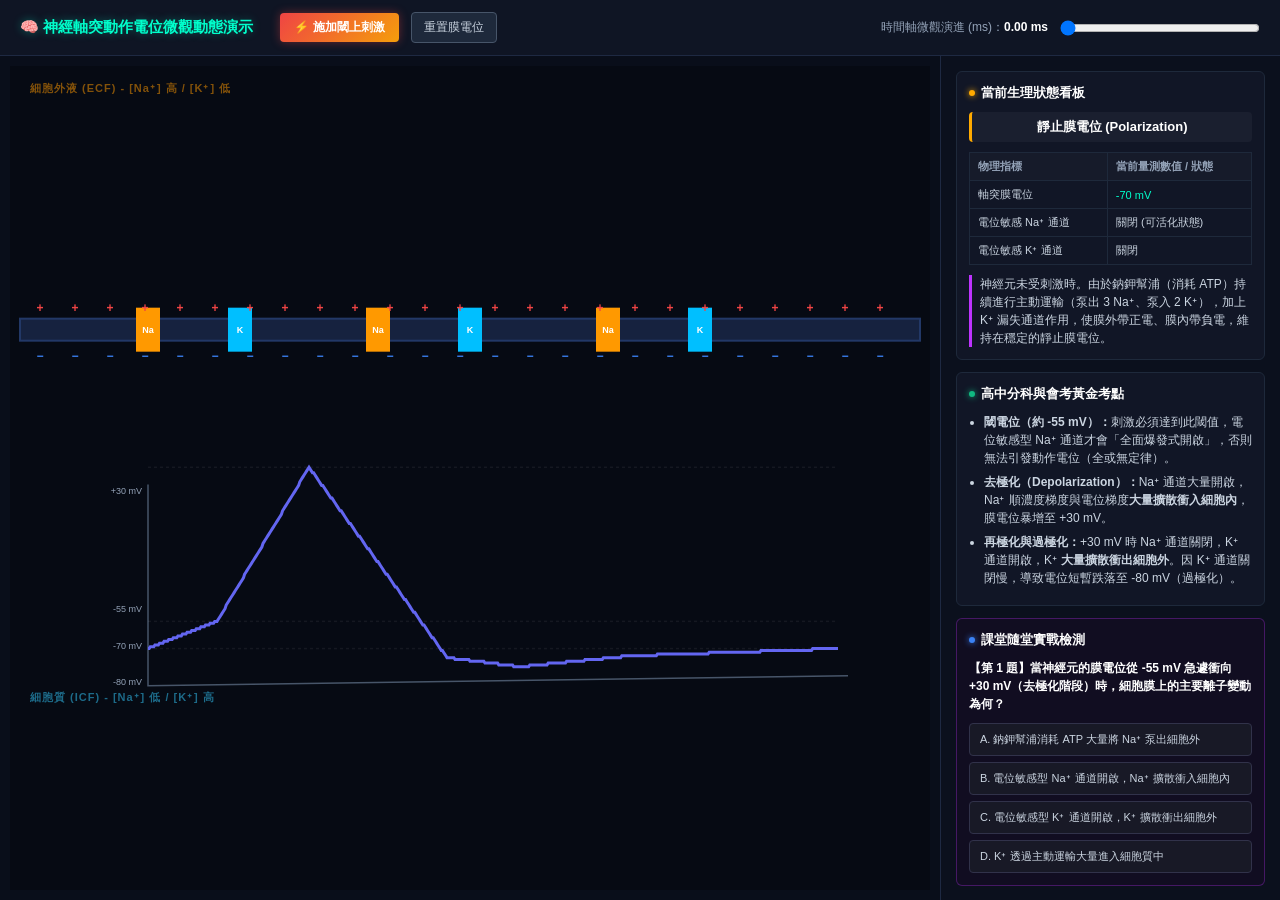
<file: nani-science/senior/biology/nerve/index.html>
<!DOCTYPE html>
<html lang="zh-TW">

<head>
    <meta charset="UTF-8">
    <meta name="viewport" content="width=device-width, initial-scale=1.0">
    <title>高中生物互動教室：動作電位與神經衝動傳導</title>
    <link rel="stylesheet" href="styles.css">
</head>

<body>
    <div class="app-container">
        <header class="control-panel">
            <div class="panel-group">
                <span class="app-title">🧠 神經軸突動作電位微觀動態演示</span>
                <button id="btn-stimulate" class="btn-action">⚡ 施加閾上刺激</button>
                <button id="btn-reset" class="btn">重置膜電位</button>
            </div>
            <div class="panel-group slider-group">
                <label for="slider-time">時間軸微觀演進 (ms)：<span id="time-text">0.00 ms</span></label>
                <input type="range" id="slider-time" min="0" max="600" value="0" step="1" style="width: 200px;">
            </div>
        </header>

        <main class="main-content">
            <div class="canvas-viewport">
                <div class="diagram-wrapper" id="nerve-wrapper">
                    <canvas id="nerveCanvas"></canvas>
                    <div class="sci-label lbl-ecf">細胞外液 (ECF) - [Na⁺] 高 / [K⁺] 低</div>
                    <div class="sci-label lbl-icf">細胞質 (ICF) - [Na⁺] 低 / [K⁺] 高</div>
                </div>
            </div>

            <aside class="dashboard-panel">
                <section class="info-card">
                    <h2><span class="dot yellow"></span> 當前生理狀態看板</h2>
                    <div class="status-zone" id="status-zone">靜止膜電位 (Polarization)</div>
                    <table class="data-table">
                        <tr>
                            <th>物理指標</th>
                            <th>當前量測數值 / 狀態</th>
                        </tr>
                        <tr>
                            <td>軸突膜電位</td>
                            <td id="td-mv" class="highlight-text" style="color: #00ffcc;">-70 mV</td>
                        </tr>
                        <tr>
                            <td>電位敏感 Na⁺ 通道</td>
                            <td id="td-na-gate">關閉 (可活化狀態)</td>
                        </tr>
                        <tr>
                            <td>電位敏感 K⁺ 通道</td>
                            <td id="td-k-gate">關閉</td>
                        </tr>
                    </table>
                    <blockquote id="stage-desc">
                        神經元未受刺激時。由於鈉鉀幫浦（主動運輸）持續將 3 個 Na⁺ 泵出、2 個 K⁺ 泵入，加上 K⁺ 漏失通道作用，使膜外帶正電、膜內帶負電，維持在約 -70 mV 的靜止膜電位。
                    </blockquote>
                </section>

                <section class="info-card">
                    <h2><span class="dot green"></span> 高中分科與會考黃金考點</h2>
                    <ul>
                        <li><strong>閾電位（約 -55 mV）：</strong>刺激必須達到此閾值，電位敏感型 Na⁺ 通道才會「全面爆發式開啟」，否則無法引發動作電位（全或無定律）。</li>
                        <li><strong>去極化（Depolarization）：</strong>Na⁺ 通道大量開啟，Na⁺ 順濃度梯度與電位梯度<strong>大量擴散衝入細胞內</strong>，膜電位暴增至 +30 mV。</li>
                        <li><strong>再極化與過極化：</strong>+30 mV 時 Na⁺ 通道關閉，K⁺ 通道開啟，K⁺ <strong>大量擴散衝出細胞外</strong>。因 K⁺ 通道關閉慢，導致電位短暫跌落至 -80 mV（過極化）。</li>
                    </ul>
                </section>

                <section class="info-card quiz-card">
                    <h2><span class="dot blue"></span> 課堂隨堂實戰檢測</h2>
                    <div id="quiz-container">
                        <div class="quiz-question" id="quiz-q">載入中...</div>
                        <div class="quiz-options" id="quiz-opts"></div>
                        <div id="quiz-feedback" class="quiz-feedback hidden"></div>
                        <button id="btn-next-quiz" class="btn hidden" style="margin-top:12px; width:100%;">下一題</button>
                    </div>
                </section>
            </aside>
        </main>
    </div>

    <script src="script.js"></script>
</body>

</html>
</file>
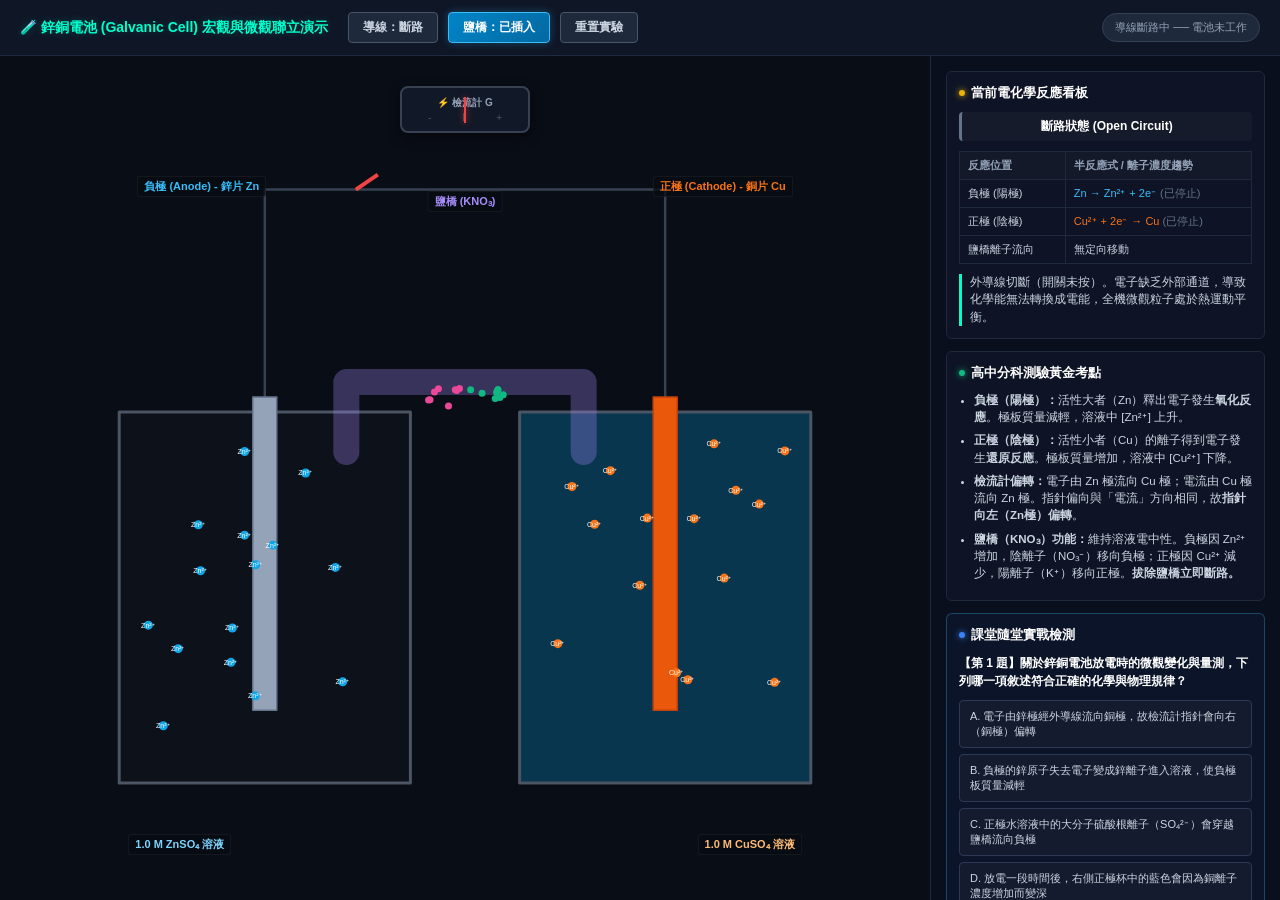
<file: nani-science/senior/chemistry/galvanic-cell/index.html>
<!DOCTYPE html>
<html lang="zh-TW">

<head>
    <meta charset="UTF-8">
    <meta name="viewport" content="width=device-width, initial-scale=1.0">
    <title>高中化學互動教室：鋅銅電池微觀全景模擬</title>
    <link rel="stylesheet" href="styles.css">
</head>

<body>
    <div class="app-container">
        <header class="control-panel">
            <div class="panel-group">
                <span class="app-title">🧪 鋅銅電池 (Galvanic Cell) 宏觀與微觀聯立演示</span>
                <button id="btn-toggle-switch" class="btn">導線：斷路</button>
                <button id="btn-toggle-bridge" class="btn active">鹽橋：已插入</button>
                <button id="btn-reset" class="btn">重置實驗</button>
            </div>
            <div class="panel-group">
                <div class="status-badge" id="cell-status">等待關閉開關以形成通路...</div>
            </div>
        </header>

        <main class="main-content">
            <div class="canvas-viewport">
                <div class="diagram-wrapper" id="galvanic-wrapper">
                    <div class="macro-dashboard">
                        <div class="galvanometer">
                            <div class="meter-label">⚡ 檢流計 G</div>
                            <div class="meter-scale">
                                <span>-</span><span>I</span><span>+</span>
                            </div>
                            <div class="pointer" id="meter-pointer"></div>
                        </div>
                    </div>

                    <canvas id="microCanvas"></canvas>

                    <div class="sci-label lbl-anode">負極 (Anode) - 鋅片 Zn</div>
                    <div class="sci-label lbl-cathode">正極 (Cathode) - 銅片 Cu</div>
                    <div class="sci-label lbl-zn-sol">1.0 M ZnSO₄ 溶液</div>
                    <div class="sci-label lbl-cu-sol">1.0 M CuSO₄ 溶液</div>
                    <div class="sci-label lbl-bridge">鹽橋 (KNO₃)</div>
                </div>
            </div>

            <aside class="dashboard-panel">
                <section class="info-card">
                    <h2><span class="dot yellow"></span> 當前電化學反應看板</h2>
                    <div class="status-zone" id="status-zone">斷路狀態 (Open Circuit)</div>
                    <table class="data-table">
                        <tr>
                            <th>反應位置</th>
                            <th>半反應式 / 離子濃度趨勢</th>
                        </tr>
                        <tr>
                            <td>負極 (陽極)</td>
                            <td id="td-anode-rxn" style="color: #38bdf8;">Zn → Zn²⁺ + 2e⁻ (等待中)</td>
                        </tr>
                        <tr>
                            <td>正極 (陰極)</td>
                            <td id="td-cathode-rxn" style="color: #f97316;">Cu²⁺ + 2e⁻ → Cu (等待中)</td>
                        </tr>
                        <tr>
                            <td>鹽橋離子流向</td>
                            <td id="td-bridge-flow">無定向移動</td>
                        </tr>
                    </table>
                    <blockquote id="stage-desc">
                        請點擊上方按鈕「開啟開關」並確保「鹽橋已插入」。唯有在外導線（電子通路）與內溶液（離子通路）同時導通時，兩極的電位差才能驅動氧化還原反應。
                    </blockquote>
                </section>

                <section class="info-card">
                    <h2><span class="dot green"></span> 高中分科測驗黃金考點</h2>
                    <ul>
                        <li><strong>負極（陽極）：</strong>活性大者（Zn）釋出電子發生<strong>氧化反應</strong>。極板質量減輕，溶液中 <code>[Zn²⁺]</code> 上升。</li>
                        <li><strong>正極（陰極）：</strong>活性小者（Cu）的離子得到電子發生<strong>還原反應</strong>。極板質量增加，溶液中 <code>[Cu²⁺]</code> 下降。</li>
                        <li><strong>檢流計偏轉：</strong>電子由 Zn 極流向 Cu 極；電流由 Cu 極流向 Zn 極。指針偏向與「電流」方向相同，故<strong>指針向左（Zn極）偏轉</strong>。</li>
                        <li><strong>鹽橋（KNO₃）功能：</strong>維持溶液電中性。負極因 <code>Zn²⁺</code> 增加，陰離子（<code>NO₃⁻</code>）移向負極；正極因 <code>Cu²⁺</code> 減少，陽離子（<code>K⁺</code>）移向正極。<strong>拔除鹽橋立即斷路。</strong></li>
                    </ul>
                </section>

                <section class="info-card quiz-card">
                    <h2><span class="dot blue"></span> 課堂隨堂實戰檢測</h2>
                    <div id="quiz-container">
                        <div class="quiz-question" id="quiz-q">載入中...</div>
                        <div class="quiz-options" id="quiz-opts"></div>
                        <div id="quiz-feedback" class="quiz-feedback hidden"></div>
                        <button id="btn-next-quiz" class="btn hidden" style="margin-top:12px; width:100%;">下一題</button>
                    </div>
                </section>
            </aside>
        </main>
    </div>

    <script src="script.js"></script>
</body>

</html>
</file>
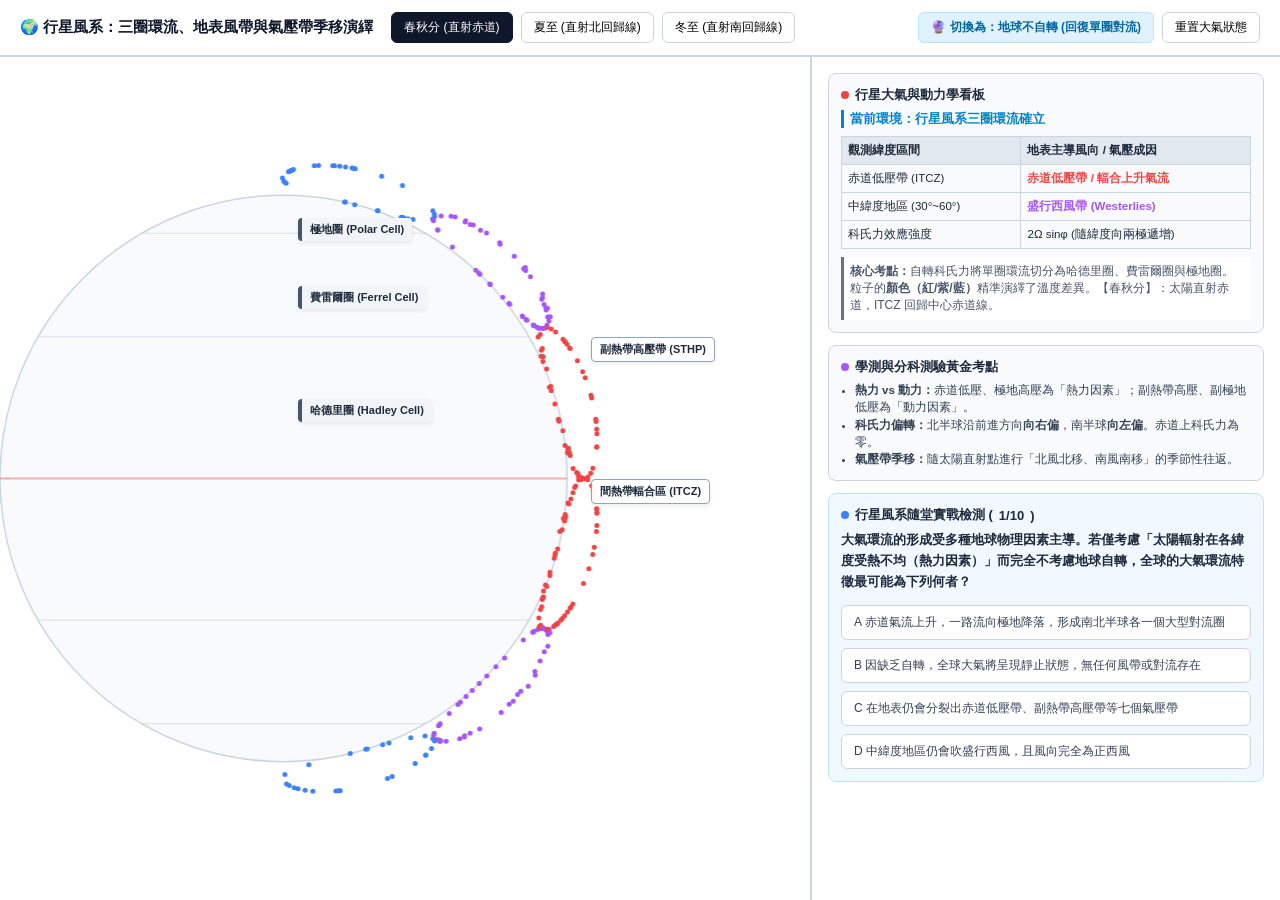
<file: nani-science/senior/earth-science/global-winds/index.html>
<!DOCTYPE html>
<html lang="zh-TW">
<head>
    <meta charset="UTF-8">
    <meta name="viewport" content="width=device-width, initial-scale=1.0">
    <title>高中地球科學互動教室：行星風系與全球大氣環流</title>
    <link rel="stylesheet" href="styles.css">
</head>
<body>
    <div class="app-container">
        <header class="control-panel">
            <div class="panel-group">
                <span class="app-title">🌍 行星風系：三圈環流、地表風帶與氣壓帶季移演繹</span>
                <button id="season-equinox" class="btn active">春秋分 (直射赤道)</button>
                <button id="season-solstice-n" class="btn">夏至 (直射北回歸線)</button>
                <button id="season-solstice-s" class="btn">冬至 (直射南回歸線)</button>
            </div>
            <div class="panel-group">
                <button id="btn-toggle-earth-rotation" class="btn-toggle-main rotating">🔄 地球自轉：開啟科氏力</button>
                <button id="btn-reset" class="btn">重置大氣狀態</button>
            </div>
        </header>

        <main class="main-content">
            <div class="canvas-viewport">
                <div class="diagram-wrapper" id="wind-wrapper">
                    <canvas id="windCanvas"></canvas>
                    <div class="sci-label cell-lbl" id="lbl-polar-n">極地圈 (Polar Cell)</div>
                    <div class="sci-label cell-lbl" id="lbl-ferrel-n">費雷爾圈 (Ferrel Cell)</div>
                    <div class="sci-label cell-lbl" id="lbl-hadley-n">哈德里圈 (Hadley Cell)</div>
                    <div class="sci-label pressure-lbl" id="lbl-itcz">間熱帶輻合區 (ITCZ)</div>
                    <div class="sci-label pressure-lbl" id="lbl-sthp">副熱帶高壓帶 (STHP)</div>
                </div>
            </div>

            <aside class="info-sidebar">
                <section class="info-card">
                    <h2><span class="dot red"></span> 行星大氣與動力學看板</h2>
                    <div class="current-status" id="status-zone">當前環境：行星風系三圈環流確立</div>
                    <table class="data-table">
                        <tr>
                            <th>觀測緯度區間</th>
                            <th>地表主導風向 / 氣壓成因</th>
                        </tr>
                        <tr>
                            <td>赤道低壓帶 (ITCZ)</td>
                            <td id="td-itcz-status" style="color: #ef4444; font-weight: bold;">熱力低壓 / 輻合無風帶</td>
                        </tr>
                        <tr>
                            <td>中緯度地區 (30°~60°)</td>
                            <td id="td-mid-lat-status" style="color: #a855f7; font-weight: bold;">盛行西風 (Westerlies)</td>
                        </tr>
                        <tr>
                            <td>科氏力效應強度</td>
                            <td id="td-coriolis-status">隨緯度增加而增強 ($2\Omega\sin\phi$)</td>
                        </tr>
                    </table>
                    <blockquote id="stage-desc">
                        大氣環流受太陽輻射不均與地球自轉共同主導。
                    </blockquote>
                </section>

                <section class="info-card">
                    <h2><span class="dot purple"></span> 學測與分科測驗黃金考點</h2>
                    <ul>
                        <li><strong>熱力 vs 動力：</strong>赤道低壓、極地高壓為「熱力因素」；副熱帶高壓、副極地低壓為「動力因素」。</li>
                        <li><strong>科氏力偏轉：</strong>北半球沿前進方向<strong>向右偏</strong>，南半球<strong>向左偏</strong>。赤道上科氏力為零。</li>
                        <li><strong>氣壓帶季移：</strong>隨太陽直射點進行「北風北移、南風南移」的季節性往返。</li>
                    </ul>
                </section>

                <section class="info-card quiz-card">
                    <h2><span class="dot blue"></span> 行星風系隨堂實戰檢測 (<span id="quiz-progress">1/10</span>)</h2>
                    <div id="quiz-container">
                        <div class="quiz-question" id="quiz-q">題庫載入中...</div>
                        <div class="quiz-options" id="quiz-opts"></div>
                        <div id="quiz-feedback" class="quiz-feedback hidden"></div>
                        <button id="btn-next-quiz" class="btn hidden" style="margin-top:12px; width:100%; font-weight:bold; background:#0284c7; color:#fff;">下一題 ➔</button>
                    </div>
                </section>
            </aside>
        </main>
    </div>
    <script src="script.js"></script>
</body>
</html>
</file>
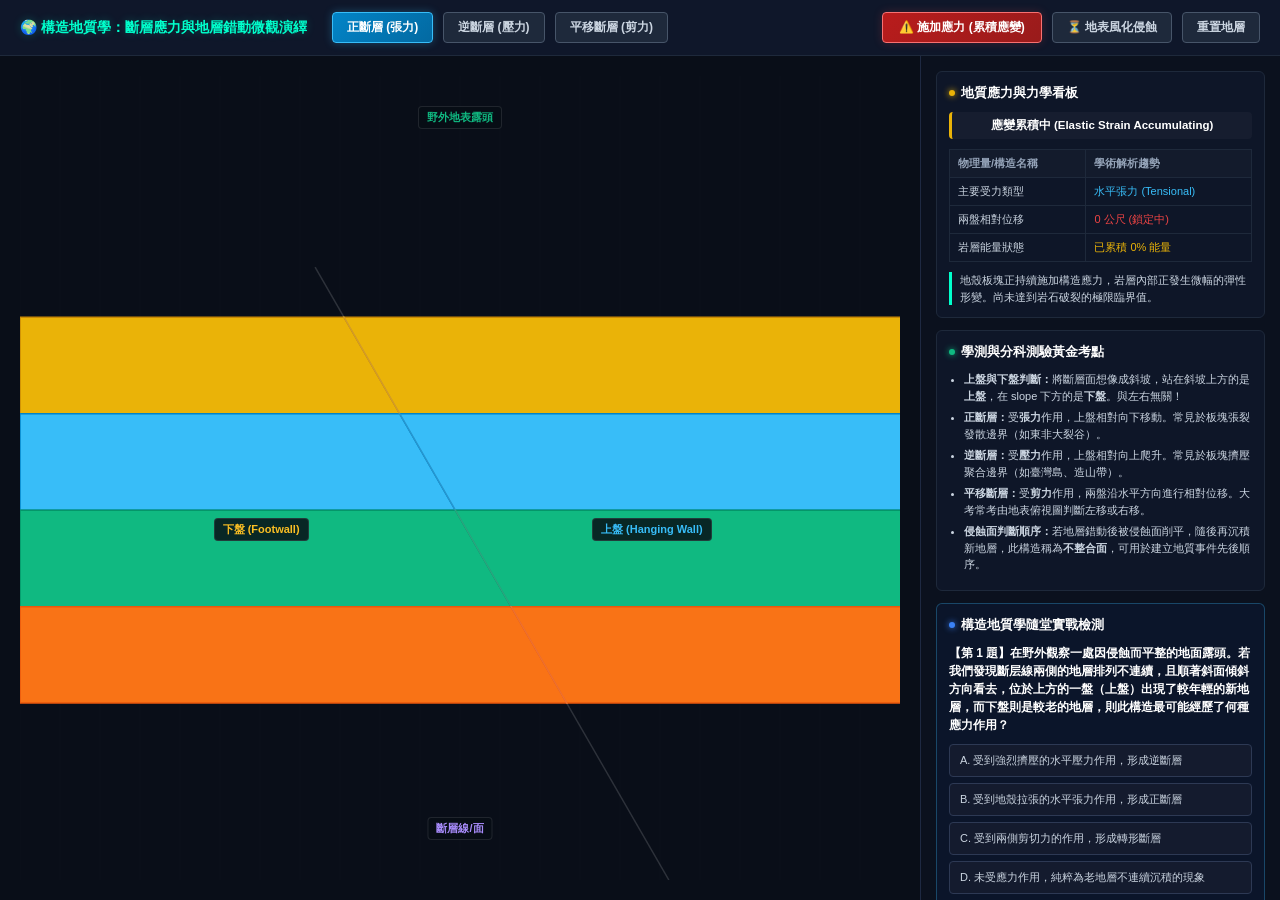
<file: nani-science/senior/earth-science/structural-geology-lab/index.html>
<!DOCTYPE html>
<html lang="zh-TW">

<head>
    <meta charset="UTF-8">
    <meta name="viewport" content="width=device-width, initial-scale=1.0">
    <title>高中地球科學互動教室：構造地質學與斷層力學演示</title>
    <link rel="stylesheet" href="styles.css">
</head>

<body>
    <div class="app-container">
        <header class="control-panel">
            <div class="panel-group">
                <span class="app-title">🌍 構造地質學：斷層應力與地層錯動微觀演繹</span>
                <button id="mode-normal" class="btn active">正斷層 (張力)</button>
                <button id="mode-reverse" class="btn">逆斷層 (壓力)</button>
                <button id="mode-strike" class="btn">平移斷層 (剪力)</button>
            </div>
            <div class="panel-group">
                <button id="btn-apply-stress" class="btn-action">⚠️ 施加應力 (累積應變)</button>
                <button id="btn-erode" class="btn">⏳ 地表風化侵蝕</button>
                <button id="btn-reset" class="btn">重置地層</button>
            </div>
        </header>

        <main class="main-content">
            <div class="canvas-viewport">
                <div class="diagram-wrapper" id="fault-wrapper">
                    <div class="stress-indicator left-arrow" id="stress-L"></div>
                    <div class="stress-indicator right-arrow" id="stress-R"></div>

                    <canvas id="faultCanvas"></canvas>

                    <div class="sci-label lbl-hanging" id="lbl-hanging">上盤 (Hanging Wall)</div>
                    <div class="sci-label lbl-foot" id="lbl-foot">下盤 (Footwall)</div>
                    <div class="sci-label lbl-surface" id="lbl-surface">野外地表露頭</div>
                    <div class="sci-label lbl-fault-line" id="lbl-fault-line">斷層線/面</div>
                </div>
            </div>

            <aside class="dashboard-panel">
                <section class="info-card">
                    <h2><span class="dot yellow"></span> 地質應力與力學看板</h2>
                    <div class="status-zone" id="status-zone">地層處於原始水平沉積狀態</div>
                    <table class="data-table">
                        <tr>
                            <th>物理量/構造名稱</th>
                            <th>學術解析趨勢</th>
                        </tr>
                        <tr>
                            <td>主要受力類型</td>
                            <td id="td-stress-type" style="color: #38bdf8;">水平張力 (Tensional)</td>
                        </tr>
                        <tr>
                            <td>兩盤相對位移</td>
                            <td id="td-displacement" style="color: #ef4444;">未發生錯動 (0m)</td>
                        </tr>
                        <tr>
                            <td>岩層能量狀態</td>
                            <td id="td-energy-state">應變累積中...</td>
                        </tr>
                    </table>
                    <blockquote id="stage-desc">
                        依據「疊置定律」，在未受地殼變動干擾前，老地層在下、新地層在上。請點擊「施加應力」觀察岩石受力超出剪切強度時的瞬時斷裂。
                    </blockquote>
                </section>

                <section class="info-card">
                    <h2><span class="dot green"></span> 學測與分科測驗黃金考點</h2>
                    <ul>
                        <li><strong>上盤與下盤判斷：</strong>將斷層面想像成斜坡，站在斜坡上方的是<strong>上盤</strong>，在 slope 下方的是<strong>下盤</strong>。與左右無關！</li>
                        <li><strong>正斷層：</strong>受<strong>張力</strong>作用，上盤相對向下移動。常見於板塊張裂發散邊界（如東非大裂谷）。</li>
                        <li><strong>逆斷層：</strong>受<strong>壓力</strong>作用，上盤相對向上爬升。常見於板塊擠壓聚合邊界（如臺灣島、造山帶）。</li>
                        <li><strong>平移斷層：</strong>受<strong>剪力</strong>作用，兩盤沿水平方向進行相對位移。大考常考由地表俯視圖判斷左移或右移。</li>
                        <li><strong>侵蝕面判斷順序：</strong>若地層錯動後被侵蝕面削平，隨後再沉積新地層，此構造稱為<strong>不整合面</strong>，可用於建立地質事件先後順序。</li>
                    </ul>
                </section>

                <section class="info-card quiz-card">
                    <h2><span class="dot blue"></span> 構造地質學隨堂實戰檢測</h2>
                    <div id="quiz-container">
                        <div class="quiz-question" id="quiz-q">載入中...</div>
                        <div class="quiz-options" id="quiz-opts"></div>
                        <div id="quiz-feedback" class="quiz-feedback hidden"></div>
                        <button id="btn-next-quiz" class="btn hidden" style="margin-top:12px; width:100%;">下一題</button>
                    </div>
                </section>
            </aside>
        </main>
    </div>

    <script src="script.js"></script>
</body>

</html>
</file>
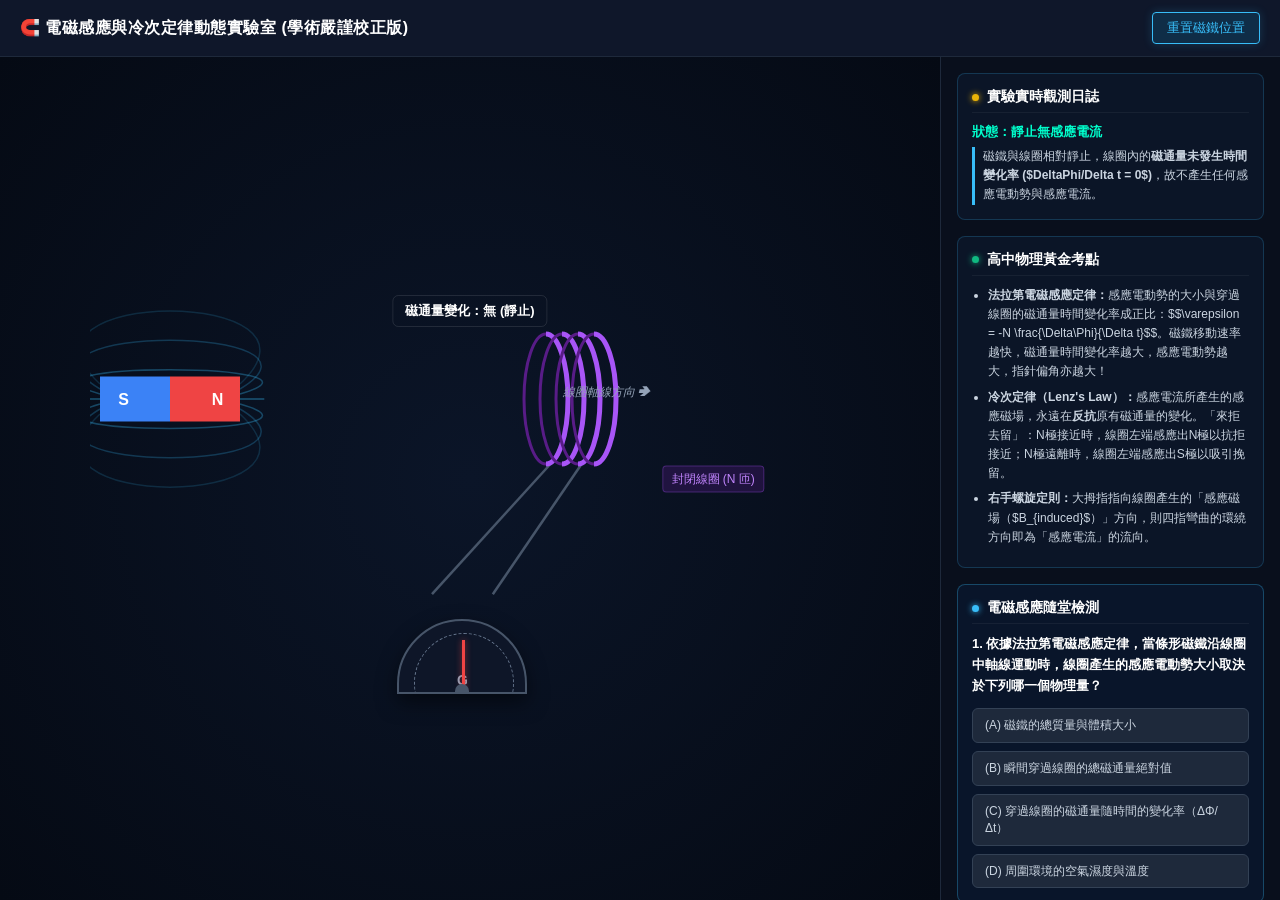
<file: nani-science/senior/physics/induction/index.html>
<!DOCTYPE html>
<html lang="zh-TW">

<head>
    <meta charset="UTF-8">
    <meta name="viewport" content="width=device-width, initial-scale=1.0">
    <title>高中物理互動教室：電磁感應與冷次定律</title>
    <link rel="stylesheet" href="styles.css">
</head>

<body>
    <div class="app-container">
        <header class="control-panel">
            <div class="panel-group">
                <span class="app-title">🧲 電磁感應與冷次定律動態實驗室 (學術嚴謹校正版)</span>
            </div>
            <div class="panel-group toggle-group">
                <button id="btn-reset-magnet" class="btn-toggle active">重置磁鐵位置</button>
            </div>
        </header>

        <main class="main-content">
            <div class="canvas-viewport">
                <div class="diagram-wrapper" id="induction-wrapper">

                    <canvas id="inductionCanvas"></canvas>

                    <div class="galvanometer-ui">
                        <div class="dial-scale"></div>
                        <div class="pointer" id="g-pointer"></div>
                        <div class="dial-label">G</div>
                    </div>

                    <div class="sci-label label-coil" style="top: 50%; left: 82%;">封閉線圈 (N 匝)</div>
                    <div class="sci-label label-flux" id="lbl-flux-status" style="top: 15%; left: 50%;">磁通量變化：無</div>
                    <div class="sci-label label-lenz" id="lbl-lenz-dir" style="top: 25%; left: 82%; opacity: 0;">感應電流 ➔</div>
                    <div class="sci-label label-normal" style="top: 32%; left: 68%;">線圈軸線方向 ➔</div>
                </div>
            </div>

            <aside class="sidebar">
                <section class="info-card">
                    <h2><span class="dot yellow"></span> 實驗實時觀測日誌</h2>
                    <p class="current-status" id="induction-title">狀態：靜止無感應電流</p>
                    <blockquote id="induction-desc">
                        請在畫布上以<strong>滑鼠左鍵或手指拖曳</strong>條形磁鐵。試著<strong>「快速移近」</strong>或<strong>「緩慢拉開」</strong>線圈，並仔細觀察檢流計指針擺盪的幅度和感應電流的方向。
                    </blockquote>
                </section>

                <section class="info-card">
                    <h2><span class="dot green"></span> 高中物理黃金考點</h2>
                    <ul>
                        <li><strong>法拉第電磁感應定律：</strong>感應電動勢的大小與穿過線圈的磁通量時間變化率成正比：$$\varepsilon = -N \frac{\Delta\Phi}{\Delta t}$$。磁鐵移動速率越快，磁通量時間變化率越大，感應電動勢越大，指針偏角亦越大！</li>
                        <li><strong>冷次定律（Lenz's Law）：</strong>感應電流所產生的感應磁場，永遠在<strong>反抗</strong>原有磁通量的變化。「來拒去留」：N極接近時，線圈左端感應出N極以抗拒接近；N極遠離時，線圈左端感應出S極以吸引挽留。</li>
                        <li><strong>右手螺旋定則：</strong>大拇指指向線圈產生的「感應磁場（$B_{induced}$）」方向，則四指彎曲的環繞方向即為「感應電流」的流向。</li>
                    </ul>
                </section>

                <section class="info-card quiz-card">
                    <h2><span class="dot blue"></span> 電磁感應隨堂檢測</h2>
                    <div id="quiz-container">
                        <div class="quiz-question" id="quiz-q">載入中...</div>
                        <div class="quiz-options" id="quiz-opts"></div>
                        <div id="quiz-feedback" class="quiz-feedback hidden"></div>
                        <button id="btn-next-quiz" class="btn hidden" style="margin-top:12px; width:100%;" onclick="nextQuestion()">下一題</button>
                    </div>
                </section>
            </aside>
        </main>
    </div>
    <script src="script.js"></script>
</body>

</html>
</file>
<file: nani-science/junior/biology/heart-loop/styles.css>
:root {
    --bg-dark: #0b141a;
    --card-bg: rgba(20, 32, 43, 0.8);
    --border-glow: rgba(0, 255, 204, 0.4);
    --oxy-red: #ff3344;
    --deoxy-blue: #3388ff;
}

* {
    box-sizing: border-box;
    margin: 0;
    padding: 0;
    font-family: "PingFang TC", "Microsoft JhengHei", sans-serif;
}

body {
    background-color: var(--bg-dark);
    color: #e4e6eb;
    overflow: hidden;
    height: 100vh;
}

.app-container {
    display: flex;
    flex-direction: column;
    height: 100vh;
}

/* 頂部控制欄 */
.control-panel {
    display: flex;
    justify-content: space-between;
    align-items: center;
    background: #14202b;
    padding: 12px 20px;
    border-bottom: 1px solid #243447;
    z-index: 100;
}

.panel-group {
    display: flex;
    gap: 20px;
    align-items: center;
}

.btn {
    background: #00a8cc;
    color: #fff;
    border: none;
    padding: 8px 16px;
    border-radius: 4px;
    cursor: pointer;
    font-weight: bold;
    font-size: 13px;
    transition: all 0.2s;
}

.btn:hover {
    background: #00c2ee;
}

.btn.active {
    background: #cc3355;
}

.slider-container {
    display: flex;
    align-items: center;
    gap: 10px;
    font-size: 13px;
    color: #8899a6;
}

#rate-text {
    color: #00ffcc;
    font-weight: bold;
}

input[type="range"] {
    width: 160px;
    cursor: pointer;
}

.blood-legend {
    font-size: 12px;
    font-weight: bold;
}

.blood-legend.oxy { color: var(--oxy-red); }
.blood-legend.deoxy { color: var(--deoxy-blue); }

/* 主視窗佈局 */
.main-content {
    display: flex;
    flex: 1;
    height: calc(100vh - 55px);
    overflow: hidden;
}

.canvas-viewport {
    flex: 1;
    background: #070d12;
    position: relative;
    display: flex;
    justify-content: center;
    align-items: center;
    padding: 20px;
}

.diagram-wrapper {
    position: relative;
    width: 100%;
    height: 100%;
}

canvas {
    width: 100%;
    height: 100%;
    display: block;
}

/* 醫學解剖標籤精準定位路徑 */
.sci-label {
    position: absolute;
    background: rgba(11, 20, 26, 0.85);
    border: 1px solid rgba(255, 255, 255, 0.15);
    color: #fff;
    padding: 4px 8px;
    border-radius: 4px;
    font-size: 11px;
    pointer-events: none;
    font-weight: bold;
    display: none;
    box-shadow: 0 2px 4px rgba(0,0,0,0.5);
}

.lbl-ra { border-left: 3px solid var(--deoxy-blue); }
.lbl-rv { border-left: 3px solid var(--deoxy-blue); }
.lbl-la { border-left: 3px solid var(--oxy-red); }
.lbl-lv { border-left: 3px solid var(--oxy-red); }

/* 底部面板樣式 */
.status-panel {
    position: absolute;
    bottom: 0;
    left: 0;
    right: 0;
    background: rgba(20, 32, 43, 0.9);
    border: 1px solid #243447;
    padding: 10px 20px;
    border-radius: 6px;
    display: flex;
    justify-content: space-around;
    font-size: 12px;
}

.status-item {
    display: flex;
    gap: 6px;
}

.status-panel .label { color: #8899a6; }
.status-panel .value { color: #00ffcc; font-weight: bold; }

/* 右側側邊欄（優化滾動與題庫佈局） */
.sidebar-info {
    width: 360px;
    background: #14202b;
    border-left: 1px solid #243447;
    padding: 16px;
    display: flex;
    flex-direction: column;
    gap: 14px;
    overflow-y: auto;
}

/* 隱藏原生滾動條，維持極簡科技感 */
.sidebar-info::-webkit-scrollbar {
    width: 4px;
}
.sidebar-info::-webkit-scrollbar-thumb {
    background: #243447;
    border-radius: 2px;
}

.info-card {
    background: var(--card-bg);
    border: 1px solid #243447;
    border-radius: 8px;
    padding: 14px;
}

.info-card h2 {
    font-size: 13px;
    color: #fff;
    margin-bottom: 8px;
    display: flex;
    align-items: center;
    gap: 6px;
}

.current-status {
    font-size: 14px;
    font-weight: bold;
    color: #00ffcc;
    margin-bottom: 6px;
}

blockquote {
    font-size: 12px;
    color: #cbd5e1;
    border-left: 3px solid #00a8cc;
    padding-left: 8px;
    line-height: 1.5;
}

.info-card ul {
    padding-left: 15px;
    font-size: 12px;
    color: #cbd5e1;
    line-height: 1.5;
}

.info-card li {
    margin-bottom: 6px;
}

/* 互動題庫面板 */
.quiz-card {
    border-color: rgba(0, 168, 204, 0.4);
    background: rgba(11, 28, 41, 0.7);
}

.quiz-question {
    font-size: 13px;
    color: #fff;
    line-height: 1.5;
    margin-bottom: 10px;
    font-weight: bold;
}

.quiz-options {
    display: flex;
    flex-direction: column;
    gap: 6px;
}

.opt-btn {
    background: #1e2d3b;
    border: 1px solid #243447;
    color: #cbd5e1;
    padding: 10px 12px;
    border-radius: 6px;
    cursor: pointer;
    font-size: 12px;
    text-align: left;
    transition: all 0.2s;
    line-height: 1.4;
}

.opt-btn:hover:not(:disabled) {
    background: #27394b;
    border-color: #00a8cc;
    color: #fff;
}

.opt-btn:disabled {
    cursor: not-allowed;
    opacity: 0.6;
}

.quiz-feedback {
    margin-top: 10px;
    padding: 10px;
    border-radius: 6px;
    font-size: 12px;
    line-height: 1.5;
}

.quiz-feedback.correct {
    background: rgba(0, 204, 136, 0.15);
    border: 1px solid #00cc88;
    color: #00ffaa;
}

.quiz-feedback.wrong {
    background: rgba(255, 51, 68, 0.15);
    border: 1px solid #ff3344;
    color: #ff6677;
}

.hidden {
    display: none !important;
}
</file>
<file: nani-science/junior/biology/heart-loop2/styles.css>
/* --- 視覺規範：白瓷感現代高階數位教科書風格 --- */
:root {
    --bg-main: #f8fafc;
    --bg-panel: #ffffff;
    --bg-card: #f1f5f9;
    --text-main: #0f172a;
    --text-muted: #64748b;
    --color-primary: #0284c7;
    --color-oxygen: #dc2626;
    --color-deoxygen: #2563eb;
    --border-ui: #e2e8f0;
    --radius: 14px;
    --shadow: 0 10px 25px -5px rgba(0, 0, 0, 0.05), 0 8px 10px -6px rgba(0, 0, 0, 0.05);
}

* {
    box-sizing: border-box;
    margin: 0;
    padding: 0;
    font-family: -apple-system, BlinkMacSystemFont, "Segoe UI", Roboto, sans-serif;
}

body {
    background-color: var(--bg-main);
    color: var(--text-main);
    overflow: hidden;
    height: 100vh;
}

.app-container {
    display: flex;
    flex-direction: column;
    height: 100vh;
    padding: 16px;
    gap: 16px;
}

/* 頂部功能導覽列 */
.app-header {
    display: flex;
    justify-content: space-between;
    align-items: center;
    background: var(--bg-panel);
    padding: 14px 24px;
    border-radius: var(--radius);
    box-shadow: var(--shadow);
    border: 1px solid var(--border-ui);
}

.brand {
    display: flex;
    align-items: center;
    gap: 12px;
}

.brand .icon { font-size: 24px; }
.brand h1 { font-size: 16px; color: var(--text-main); font-weight: 700; }
.brand p { font-size: 11px; color: var(--text-muted); }

.global-controls {
    display: flex;
    gap: 12px;
    align-items: center;
}

.ui-btn {
    background: var(--color-primary);
    color: white;
    border: none;
    padding: 8px 16px;
    border-radius: 8px;
    font-size: 12px;
    font-weight: 600;
    cursor: pointer;
    transition: all 0.2s;
}

.ui-btn:hover { opacity: 0.9; }
.ui-btn.active { background: #ea580c; }

.mode-select {
    display: flex;
    background: var(--bg-card);
    padding: 4px;
    border-radius: 8px;
    border: 1px solid var(--border-ui);
}

.mode-btn {
    background: transparent;
    border: none;
    padding: 6px 12px;
    font-size: 12px;
    font-weight: 500;
    color: var(--text-muted);
    cursor: pointer;
    border-radius: 6px;
    transition: 0.15s;
}

.mode-btn.active {
    background: var(--bg-panel);
    color: var(--color-primary);
    box-shadow: 0 2px 4px rgba(0,0,0,0.05);
    font-weight: 600;
}

/* 主內容版面配置 */
.app-main {
    display: flex;
    flex: 1;
    gap: 16px;
    height: calc(100vh - 170px);
    overflow: hidden;
}

/* 左側 Canvas 視窗 */
.canvas-panel {
    flex: 1;
    background: #0f172a; /* 深色背景完美襯托寫實心臟底圖與高亮度流體 */
    border-radius: var(--radius);
    border: 1px solid var(--border-ui);
    position: relative;
    box-shadow: var(--shadow);
}

.canvas-wrapper {
    position: relative;
    width: 100%;
    height: 100%;
}

canvas {
    width: 100%;
    height: 100%;
    display: block;
}

/* 醫學標籤：高對比半透明白瓷樣式 */
.bio-tag {
    position: absolute;
    background: rgba(255, 255, 255, 0.9);
    border: 1px solid #94a3b8;
    color: #0f172a;
    padding: 4px 10px;
    border-radius: 6px;
    font-size: 11px;
    font-weight: 800;
    pointer-events: none;
    box-shadow: 0 4px 12px rgba(0, 0, 0, 0.15);
    transform: translate(-50%, -50%);
    letter-spacing: 0.5px;
}

.tag-la { border-left: 4px solid var(--color-oxygen); }
.tag-lv { border-left: 4px solid var(--color-oxygen); }
.tag-ao { border-top: 4px solid var(--color-oxygen); }
.tag-pv { border-right: 4px solid var(--color-oxygen); }

.tag-ra { border-left: 4px solid var(--color-deoxygen); }
.tag-rv { border-left: 4px solid var(--color-deoxygen); }
.tag-pa { border-top: 4px solid var(--color-deoxygen); }
.tag-vc { border-left: 4px solid var(--color-deoxygen); }

/* 右側側邊欄滾動防破版機制 */
.sidebar-panel {
    width: 370px;
    display: flex;
    flex-direction: column;
    gap: 16px;
    overflow-y: auto;
    padding-right: 4px;
}

.sidebar-panel::-webkit-scrollbar { width: 5px; }
.sidebar-panel::-webkit-scrollbar-thumb { background: var(--border-ui); border-radius: 10px; }

.card {
    background: var(--bg-panel);
    border: 1px solid var(--border-ui);
    border-radius: var(--radius);
    padding: 16px;
    box-shadow: var(--shadow);
}

.card h2 {
    font-size: 13px;
    font-weight: 700;
    margin-bottom: 12px;
    display: flex;
    align-items: center;
    gap: 8px;
}

.indicator { width: 8px; height: 8px; border-radius: 50%; background: #16a34a; display: inline-block; }
.indicator.blink { animation: pulseGlow 2s infinite; }
.indicator.purple { background: #a855f7; }

@keyframes pulseGlow {
    0% { transform: scale(0.9); opacity: 0.6; }
    50% { transform: scale(1.1); opacity: 1; }
    100% { transform: scale(0.9); opacity: 0.6; }
}

.status-grid { display: flex; gap: 12px; margin-bottom: 12px; }
.grid-item {
    flex: 1; background: var(--bg-card); padding: 10px; border-radius: 8px;
    display: flex; flex-direction: column; gap: 4px;
}
.grid-item .lbl { font-size: 11px; color: var(--text-muted); }
.grid-item .val { font-size: 14px; font-weight: 700; }

.range-group { margin-bottom: 12px; }
.range-group label { font-size: 11px; color: var(--text-muted); display: block; margin-bottom: 6px; }
.range-group input[type="range"] { width: 100%; cursor: pointer; }

.desc-text {
    font-size: 12px; color: #475569; line-height: 1.6;
    background: var(--bg-card); padding: 10px; border-radius: 8px;
    border-left: 3px solid var(--color-primary);
}

/* 題庫結構 */
.quiz-card { border-top: 4px solid #a855f7; }
.quiz-question { font-size: 13px; font-weight: 600; line-height: 1.5; margin-bottom: 12px; }
.quiz-options { display: flex; flex-direction: column; gap: 8px; }

.quiz-opt {
    width: 100%; padding: 10px 14px; text-align: left;
    background: var(--bg-card); border: 1px solid var(--border-ui);
    border-radius: 8px; font-size: 12px; font-weight: 500; cursor: pointer;
    transition: 0.15s; line-height: 1.4;
}
.quiz-opt:hover:not(:disabled) { background: #e2e8f0; border-color: #cbd5e1; }
.quiz-opt:disabled { cursor: not-allowed; opacity: 0.6; }

.quiz-feedback { margin-top: 12px; padding: 12px; border-radius: 8px; font-size: 11px; line-height: 1.5; }
.quiz-feedback.correct { background: #dcfce7; border: 1px solid #22c55e; color: #15803d; }
.quiz-feedback.wrong { background: #fee2e2; border: 1px solid #ef4444; color: #b91c1c; }

/* 底部流程步進器 */
.app-footer-steps { height: 65px; }
.step-timeline {
    display: flex; justify-content: space-between; background: var(--bg-panel);
    padding: 12px 24px; border-radius: var(--radius); box-shadow: var(--shadow); border: 1px solid var(--border-ui);
}
.step-node { display: flex; align-items: center; gap: 8px; opacity: 0.4; transition: all 0.3s ease; }
.step-node.active { opacity: 1; transform: translateY(-2px); }
.step-num {
    width: 20px; height: 20px; background: var(--text-muted); color: white;
    border-radius: 50%; display: flex; justify-content: center; align-items: center; font-size: 11px; font-weight: 700;
}
.step-node.active .step-num { background: var(--color-primary); }
.step-label { font-size: 12px; font-weight: 600; }
</file>
<file: nani-science/junior/biology/meiosis/styles.css>
/* --- 視覺規範：未來感極簡生物數位實驗室風格 --- */
:root {
    --bg-dark: #07070d;
    --card-bg: rgba(20, 20, 38, 0.85);
    --father-blue: #00a3ff;
    --mother-red: #ff3377;
    --border-ui: #23233c;
    --text-glow: #00ffcc;
    --radius: 14px;
    --shadow: 0 12px 30px rgba(0, 0, 0, 0.5);
}

* {
    box-sizing: border-box;
    margin: 0;
    padding: 0;
    font-family: -apple-system, BlinkMacSystemFont, "Segoe UI", Roboto, "Helvetica Neue", sans-serif;
}

body {
    background-color: var(--bg-dark);
    color: #cbd5e1;
    overflow: hidden;
    height: 100vh;
}

.app-container {
    display: flex;
    flex-direction: column;
    height: 100vh;
    padding: 16px;
    gap: 16px;
}

/* 頂部高階控制列 */
.control-panel {
    display: flex;
    justify-content: space-between;
    align-items: center;
    background: #11111f;
    padding: 14px 24px;
    border-radius: var(--radius);
    border: 1px solid var(--border-ui);
    box-shadow: var(--shadow);
}

.app-title {
    font-size: 15px;
    font-weight: 700;
    color: #fff;
    letter-spacing: 0.5px;
}

.panel-group {
    display: flex;
    align-items: center;
    gap: 16px;
}

.slider-group {
    background: #18182c;
    padding: 6px 16px;
    border-radius: 8px;
    border: 1px solid var(--border-ui);
}

.slider-group label {
    font-size: 12px;
    font-weight: 600;
    color: #94a3b8;
}

#stage-text {
    color: var(--text-glow);
    font-weight: 700;
}

.slider-group input[type="range"] {
    width: 150px;
    cursor: pointer;
    vertical-align: middle;
    margin-left: 8px;
}

.btn-action {
    background: linear-gradient(135deg, #a855f7, #ec4899);
    color: white;
    border: none;
    padding: 8px 16px;
    border-radius: 8px;
    font-size: 12px;
    font-weight: 700;
    cursor: pointer;
    box-shadow: 0 4px 12px rgba(236, 72, 153, 0.3);
    transition: 0.2s ease;
}

.btn-action:hover {
    transform: translateY(-1px);
    box-shadow: 0 6px 16px rgba(236, 72, 153, 0.4);
}

/* 主內容區域 */
.main-content {
    display: flex;
    flex: 1;
    gap: 16px;
    height: calc(100vh - 100px);
    overflow: hidden;
}

/* 左側 Canvas 視窗 */
.canvas-viewport {
    flex: 1;
    background: #0c0c16;
    border-radius: var(--radius);
    border: 1px solid var(--border-ui);
    position: relative;
    box-shadow: var(--shadow);
}

.diagram-wrapper {
    width: 100%;
    height: 100%;
    position: relative;
}

canvas {
    width: 100%;
    height: 100%;
    display: block;
}

/* 右側側邊控制面板 */
.sidebar-panel {
    width: 370px;
    display: flex;
    flex-direction: column;
    gap: 16px;
    overflow-y: auto;
    padding-right: 4px;
}

.sidebar-panel::-webkit-scrollbar { width: 4px; }
.sidebar-panel::-webkit-scrollbar-thumb { background: #23233c; border-radius: 4px; }

.info-card {
    background: var(--card-bg);
    border: 1px solid var(--border-ui);
    border-radius: var(--radius);
    padding: 16px;
    box-shadow: var(--shadow);
}

.info-card h2 {
    font-size: 13px;
    font-weight: 700;
    color: #fff;
    margin-bottom: 12px;
    display: flex;
    align-items: center;
    gap: 8px;
}

.dot { width: 8px; height: 8px; border-radius: 50%; display: inline-block; }
.dot.neon { background: var(--text-glow); box-shadow: 0 0 8px var(--text-glow); }
.dot.green { background: #10b981; }
.dot.blue { background: #3b82f6; }

/* 實時監測看板網格 */
.data-grid {
    display: flex;
    gap: 12px;
    margin-bottom: 12px;
}

.grid-item {
    flex: 1;
    background: #141424;
    padding: 10px;
    border-radius: 8px;
    border: 1px solid #1e1e35;
    display: flex;
    flex-direction: column;
    gap: 4px;
}

.grid-item .lbl { font-size: 11px; color: #64748b; }
.grid-item .val { font-size: 16px; font-weight: 700; color: #fff; }

blockquote {
    font-size: 12px;
    color: #94a3b8;
    border-left: 3px solid var(--text-glow);
    padding-left: 10px;
    line-height: 1.6;
    background: rgba(0, 255, 204, 0.03);
    padding: 8px 10px;
    border-radius: 0 6px 6px 0;
}

.info-card ul {
    padding-left: 16px;
    font-size: 12px;
    color: #94a3b8;
    line-height: 1.6;
}

.info-card li { margin-bottom: 6px; }

/* 題庫美化樣式 */
.quiz-card { border-top: 4px solid #3b82f6; }
.quiz-question { font-size: 13px; font-weight: 600; color: #fff; line-height: 1.5; margin-bottom: 12px; }
.quiz-options { display: flex; flex-direction: column; gap: 8px; }

.opt-btn {
    width: 100%; padding: 10px 14px; text-align: left;
    background: #141424; border: 1px solid var(--border-ui);
    color: #cbd5e1; border-radius: 8px; font-size: 12px; font-weight: 500;
    cursor: pointer; transition: 0.15s ease; line-height: 1.4;
}

.opt-btn:hover:not(:disabled) {
    background: #1e1e35; border-color: #4b4b7c; color: #fff;
}

.opt-btn:disabled { opacity: 0.5; cursor: not-allowed; }

.quiz-feedback { margin-top: 12px; padding: 12px; border-radius: 8px; font-size: 11px; line-height: 1.6; }
.quiz-feedback.correct { background: rgba(16, 185, 129, 0.15); border: 1px solid #10b981; color: #34d399; }
.quiz-feedback.wrong { background: rgba(239, 68, 68, 0.15); border: 1px solid #ef4444; color: #f87171; }

.btn {
    background: #3b82f6; color: white; border: none; padding: 10px;
    border-radius: 8px; font-size: 12px; font-weight: 600; cursor: pointer; transition: 0.2s;
}
.btn:hover { opacity: 0.9; }
.hidden { display: none !important; }
</file>
<file: nani-science/junior/biology/photosynthesis/styles.css>
:root {
    --bg-dark: #052e16;
    --card-bg: rgba(20, 83, 45, 0.8);
    --leaf-green: #22c55e;
    --sun-yellow: #fbbf24;
    --text-light: #f0fdf4;
}

body {
    background-color: var(--bg-dark);
    color: var(--text-light);
    font-family: "PingFang TC", sans-serif;
    margin: 0; overflow: hidden; height: 100vh;
}

.app-container { display: flex; flex-direction: column; height: 100vh; }

.control-panel {
    background: #14532d;
    padding: 15px 25px;
    display: flex; justify-content: space-between; align-items: center;
    border-bottom: 2px solid var(--leaf-green);
}

.main-content { display: flex; flex: 1; overflow: hidden; }

.canvas-viewport {
    flex: 1.5; position: relative;
    background: radial-gradient(circle, #064e3b 0%, #022c22 100%);
    display: flex; justify-content: center; align-items: center;
}

.diagram-wrapper { position: relative; width: 100%; height: 100%; max-width: 800px; }
canvas { width: 100%; height: 100%; }

.bio-label {
    position: absolute; padding: 5px 12px;
    background: rgba(0,0,0,0.6); border: 1px solid var(--leaf-green);
    border-radius: 20px; font-size: 14px; font-weight: bold;
}

.sci-tag { position: absolute; font-size: 13px; font-weight: bold; text-shadow: 1px 1px 2px black; }

.sidebar {
    width: 380px; background: #064e3b; padding: 20px;
    display: flex; flex-direction: column; gap: 15px; overflow-y: auto;
}

.info-card { background: var(--card-bg); border-radius: 12px; padding: 15px; border: 1px solid rgba(255,255,255,0.1); }
.info-card h2 { font-size: 16px; margin: 0 0 10px 0; color: var(--sun-yellow); }

.opt-btn {
    width: 100%; text-align: left; padding: 10px; margin-bottom: 8px;
    background: #166534; border: 1px solid #22c55e; color: white;
    border-radius: 6px; cursor: pointer; transition: 0.2s;
}
.opt-btn:hover { background: #15803d; }

.quiz-feedback { padding: 10px; border-radius: 8px; font-size: 13px; margin-top: 10px; }
.quiz-feedback.correct { background: rgba(34, 197, 94, 0.2); border: 1px solid #22c55e; }
.quiz-feedback.wrong { background: rgba(239, 68, 68, 0.2); border: 1px solid #ef4444; }

.btn { background: var(--sun-yellow); color: #064e3b; border: none; padding: 10px; width: 100%; border-radius: 6px; font-weight: bold; cursor: pointer; }
.hidden { display: none; }
</file>
<file: nani-science/junior/earth-science/moon-phases/styles.css>
:root {
    --bg-dark: #040811;
    --card-bg: rgba(13, 22, 42, 0.85);
    --glow-yellow: #ffee55;
    --space-blue: #00d2ff;
    --obs-green: #00ffcc;
}

* {
    box-sizing: border-box;
    margin: 0;
    padding: 0;
    font-family: "PingFang TC", "Microsoft JhengHei", sans-serif;
}

body {
    background-color: var(--bg-dark);
    color: #cbd5e1;
    overflow: hidden;
    height: 100vh;
}

.app-container {
    display: flex;
    flex-direction: column;
    height: 100vh;
}

/* 頂部控制欄 */
.control-panel {
    display: flex;
    justify-content: space-between;
    align-items: center;
    background: #09101f;
    padding: 12px 20px;
    border-bottom: 1px solid #162541;
    z-index: 100;
}

.app-title {
    font-size: 15px;
    font-weight: bold;
    color: var(--space-blue);
    text-shadow: 0 0 10px rgba(0, 210, 255, 0.4);
}

.slider-group {
    display: flex;
    align-items: center;
    gap: 12px;
    font-size: 14px;
    color: #fff;
}

#slider-date {
    width: 250px;
    accent-color: var(--glow-yellow);
    cursor: pointer;
}

/* 主畫面排版 */
.main-content {
    display: flex;
    flex: 1;
    overflow: hidden;
}

.canvas-viewport {
    flex: 1.8;
    display: flex;
    justify-content: center;
    align-items: center;
    background: radial-gradient(circle, #0a1731 0%, #03070f 100%);
    padding: 15px;
    position: relative;
}

/* 確保不移位的黃金約束比例容器 */
.diagram-wrapper {
    position: relative;
    width: 100%;
    max-width: 620px;
    aspect-ratio: 1 / 1;
}

#moonCanvas {
    width: 100%;
    height: 100%;
    display: block;
}

/* 專業科學標籤基礎外觀 */
.sci-label {
    position: absolute;
    background: rgba(4, 8, 17, 0.85);
    border: 1px solid rgba(0, 210, 255, 0.3);
    padding: 4px 10px;
    border-radius: 5px;
    font-size: 11px;
    color: #e2e8f0;
    pointer-events: none;
    z-index: 10;
}

/* 左側太空視角標籤定位 */
.lbl-sun {
    top: 4%;
    right: 52%;
    border-color: #ffaa00;
    color: #ffbb55;
}

.lbl-earth {
    top: 55%;
    left: 21%;
    border-color: rgba(37, 99, 235, 0.5);
    color: #93c5fd;
}

.lbl-orbit {
    top: 22%;
    left: 4%;
    font-style: italic;
}

/* 右側主觀視角標籤定位 */
.lbl-obs-view {
    top: 4%;
    left: 52%;
    border-color: var(--glow-yellow);
    color: #fffde0;
}

.lbl-west {
    bottom: 44%;
    right: 12%;
    border-color: var(--obs-green);
    color: var(--obs-green);
}

.lbl-east {
    bottom: 44%;
    left: 53%;
    border-color: #ef4444;
    color: #fca5a5;
}

/* 右側側邊資訊欄結構 */
.sidebar-panel {
    flex: 1;
    background: #070d1a;
    border-left: 1px solid #162541;
    padding: 16px;
    display: flex;
    flex-direction: column;
    gap: 12px;
    overflow-y: auto;
}

.info-card {
    background: var(--card-bg);
    border: 1px solid #1c3156;
    border-radius: 10px;
    padding: 14px;
    box-shadow: 0 4px 20px rgba(0, 0, 0, 0.2);
}

.info-card h2 {
    font-size: 13px;
    color: #fff;
    margin-bottom: 10px;
    display: flex;
    align-items: center;
    gap: 8px;
}

.dot {
    width: 7px;
    height: 7px;
    border-radius: 50%;
    display: inline-block;
}

.dot.yellow { background: var(--glow-yellow); box-shadow: 0 0 6px var(--glow-yellow); }
.dot.green { background: var(--obs-green); box-shadow: 0 0 6px var(--obs-green); }
.dot.blue { background: var(--space-blue); box-shadow: 0 0 6px var(--space-blue); }

.current-status {
    font-size: 13px;
    font-weight: bold;
    color: var(--glow-yellow);
    margin-bottom: 6px;
}

blockquote {
    font-size: 12px;
    color: #94a3b8;
    border-left: 3px solid var(--space-blue);
    padding-left: 8px;
    line-height: 1.5;
}

.info-card ul {
    padding-left: 15px;
    font-size: 12px;
    color: #cbd5e1;
    line-height: 1.5;
}

.info-card li {
    margin-bottom: 5px;
}

/* 題庫系統外觀 */
.quiz-card {
    border-color: rgba(0, 210, 255, 0.3);
    background: rgba(6, 15, 33, 0.9);
}

.quiz-question {
    font-size: 13px;
    color: #fff;
    line-height: 1.5;
    margin-bottom: 10px;
    font-weight: bold;
}

.quiz-options {
    display: flex;
    flex-direction: column;
    gap: 6px;
}

.opt-btn {
    background: #0f1b30;
    border: 1px solid #23395f;
    color: #cbd5e1;
    padding: 8px 12px;
    text-align: left;
    border-radius: 6px;
    font-size: 12px;
    cursor: pointer;
    transition: 0.2s;
}

.opt-btn:hover:not(:disabled) {
    background: #1c335a;
    border-color: var(--space-blue);
    color: #fff;
}

.opt-btn:disabled {
    cursor: not-allowed;
    opacity: 0.6;
}

.quiz-feedback {
    margin-top: 10px;
    padding: 10px;
    border-radius: 6px;
    font-size: 12px;
    line-height: 1.5;
}

.quiz-feedback.correct {
    background: rgba(16, 185, 129, 0.15);
    border: 1px solid #10b981;
    color: #34d399;
}

.quiz-feedback.wrong {
    background: rgba(239, 68, 68, 0.15);
    border: 1px solid #ef4444;
    color: #f87171;
}
</file>
<file: nani-science/junior/physics-chem/optics-lens-lab/styles.css>
:root {
    --bg-dark: #020617;
    --panel-bg: #070d1e;
    --card-bg: rgba(15, 23, 42, 0.9);
    --cyan-glow: #00d2ff;
}

* {
    box-sizing: border-box;
    margin: 0;
    padding: 0;
    font-family: "PingFang TC", "Microsoft JhengHei", sans-serif;
}

body {
    background-color: var(--bg-dark);
    color: #cbd5e1;
    overflow: hidden;
    height: 100vh;
}

.app-container {
    display: flex;
    flex-direction: column;
    height: 100vh;
}

.control-panel {
    display: flex;
    justify-content: space-between;
    align-items: center;
    background: var(--panel-bg);
    padding: 12px 20px;
    border-bottom: 1px solid #1e293b;
    z-index: 100;
}

.app-title {
    font-size: 15px;
    font-weight: bold;
    color: var(--cyan-glow);
    text-shadow: 0 0 8px rgba(0, 210, 255, 0.3);
}

.slider-group {
    display: flex;
    align-items: center;
    gap: 12px;
    font-size: 13px;
    color: #fff;
}

#slider-object-x {
    width: 220px;
    accent-color: #22c55e;
    cursor: pointer;
}

.toggle-group {
    display: flex;
    gap: 8px;
}

.btn-mode {
    background: #111e36;
    border: 1px solid #334155;
    color: #94a3b8;
    padding: 6px 14px;
    border-radius: 6px;
    font-size: 13px;
    cursor: pointer;
    transition: 0.2s;
}

.btn-mode:hover {
    background: #1e293b;
    color: #fff;
}

.btn-mode.active {
    background: var(--cyan-glow);
    color: #020617;
    font-weight: bold;
    border-color: var(--cyan-glow);
    box-shadow: 0 0 10px rgba(0, 210, 255, 0.4);
}

.main-content {
    display: flex;
    flex: 1;
    overflow: hidden;
}

.canvas-viewport {
    flex: 1.8;
    display: flex;
    justify-content: center;
    align-items: center;
    background: #030712;
    padding: 16px;
    position: relative;
}

.diagram-wrapper {
    position: relative;
    width: 100%;
    max-width: 680px;
    aspect-ratio: 1.2 / 1;
    border: 1px solid #1e293b;
    border-radius: 12px;
    overflow: hidden;
    box-shadow: 0 12px 40px rgba(0,0,0,0.6);
}

#lensCanvas {
    width: 100%;
    height: 100%;
    display: block;
}

.sci-label {
    position: absolute;
    background: rgba(15, 23, 42, 0.85);
    border: 1px solid #334155;
    padding: 4px 10px;
    border-radius: 4px;
    font-size: 11px;
    color: #94a3b8;
    pointer-events: none;
}

.label-lens-type {
    top: 4%;
    left: 50%;
    transform: translateX(-50%);
    border-color: var(--cyan-glow);
    color: #fff;
    font-weight: bold;
}

.label-axis {
    bottom: 4%;
    right: 4%;
    font-style: italic;
}

.sidebar-panel {
    flex: 1;
    background: #090f1c;
    border-left: 1px solid #1e293b;
    padding: 16px;
    display: flex;
    flex-direction: column;
    gap: 14px;
    overflow-y: auto;
}

.info-card {
    background: var(--card-bg);
    border: 1px solid #1e293b;
    border-radius: 10px;
    padding: 14px;
}

.info-card h2 {
    font-size: 13px;
    color: #fff;
    margin-bottom: 10px;
    display: flex;
    align-items: center;
    gap: 8px;
}

.dot {
    width: 8px;
    height: 8px;
    border-radius: 50%;
    display: inline-block;
}
.dot.yellow { background: #eab308; box-shadow: 0 0 6px #eab308; }
.dot.green { background: #22c55e; box-shadow: 0 0 6px #22c55e; }

.current-status {
    font-size: 13px;
    font-weight: bold;
    color: #eab308;
    margin-bottom: 8px;
}

.sci-table {
    width: 100%;
    border-collapse: collapse;
    font-size: 12px;
    margin-top: 6px;
}

.sci-table th, .sci-table td {
    border: 1px solid #334155;
    padding: 6px 8px;
    text-align: left;
}

.sci-table th {
    background: #1e293b;
    color: #94a3b8;
}

.highlight-text { font-weight: bold; }
.text-green { color: #4ade80; }
.text-yellow { color: #facc15; }
.text-red { color: #f87171; }
.text-purple { color: #f472b6; }
.text-concave-blue { color: #38bdf8; }
.text-muted { color: #64748b; font-style: italic; }

blockquote {
    font-size: 12px;
    color: #94a3b8;
    border-left: 3px solid var(--cyan-glow);
    padding-left: 8px;
    line-height: 1.5;
}

.sci-list {
    padding-left: 16px;
    font-size: 12px;
    color: #cbd5e1;
    line-height: 1.6;
}

.sci-list li { margin-bottom: 6px; }
.sci-list ul {
    padding-left: 14px;
    color: #94a3b8;
    list-style-type: circle;
}
</file>
<file: nani-science/junior/physics-chem/refraction/styles.css>
:root {
    --bg-dark: #030712;
    --card-bg: rgba(11, 23, 44, 0.85);
    --laser-red: #ff3333;
    --laser-green: #00ffcc;
    --ui-blue: #00d2ff;
}

* {
    box-sizing: border-box;
    margin: 0;
    padding: 0;
    font-family: "PingFang TC", "Microsoft JhengHei", sans-serif;
}

body {
    background-color: var(--bg-dark);
    color: #cbd5e1;
    overflow: hidden;
    height: 100vh;
}

.app-container {
    display: flex;
    flex-direction: column;
    height: 100vh;
}

/* 頂部控制欄 */
.control-panel {
    display: flex;
    justify-content: space-between;
    align-items: center;
    background: #091124;
    padding: 12px 20px;
    border-bottom: 1px solid #1a2e56;
    z-index: 100;
}

.app-title {
    font-size: 15px;
    font-weight: bold;
    color: var(--ui-blue);
    text-shadow: 0 0 8px rgba(0, 210, 255, 0.4);
}

.slider-group {
    display: flex;
    align-items: center;
    gap: 10px;
    font-size: 14px;
    color: #fff;
}

#slider-angle {
    width: 180px;
    accent-color: var(--laser-red);
    cursor: pointer;
}

.toggle-group {
    display: flex;
    gap: 8px;
}

.btn-mode, .btn-action {
    background: #112240;
    border: 1px solid #234175;
    color: #94a3b8;
    padding: 6px 14px;
    border-radius: 6px;
    font-size: 13px;
    cursor: pointer;
    transition: 0.2s;
}

.btn-mode:hover, .btn-action:hover {
    background: #1d3557;
    color: #fff;
}

.btn-mode.active {
    background: var(--ui-blue);
    color: #030712;
    font-weight: bold;
    border-color: var(--ui-blue);
    box-shadow: 0 0 10px rgba(0, 210, 255, 0.3);
}

.btn-action.active {
    border-color: #f59e0b;
    color: #f59e0b;
}

/* 主畫面版面 */
.main-content {
    display: flex;
    flex: 1;
    overflow: hidden;
}

.canvas-viewport {
    flex: 1.8;
    display: flex;
    justify-content: center;
    align-items: center;
    background: #020617;
    padding: 20px;
    position: relative;
}

.diagram-wrapper {
    position: relative;
    width: 100%;
    max-width: 600px;
    aspect-ratio: 1 / 1;
    border: 1px solid #142544;
    border-radius: 12px;
    overflow: hidden;
    box-shadow: 0 10px 30px rgba(0,0,0,0.5);
}

#refractionCanvas {
    width: 100%;
    height: 100%;
    display: block;
}

/* 專業科學標籤定位 */
.sci-label {
    position: absolute;
    background: rgba(3, 7, 18, 0.85);
    border: 1px solid #1e3a8a;
    padding: 4px 12px;
    border-radius: 6px;
    font-size: 11px;
    color: #e2e8f0;
    pointer-events: none;
    z-index: 10;
}

.lbl-medium-top {
    top: 6%;
    left: 6%;
    border-color: var(--laser-red);
    color: #fca5a5;
}

.lbl-medium-bottom {
    bottom: 6%;
    left: 6%;
    border-color: var(--laser-green);
    color: #86efac;
}

.lbl-normal {
    top: 4%;
    left: 52%;
    border-color: rgba(255,255,255,0.2);
    font-style: italic;
}

.lbl-interface {
    top: 45%;
    right: 4%;
    border-color: rgba(0, 212, 255, 0.3);
}

/* 右側邊側欄結構 */
.sidebar-panel {
    flex: 1;
    background: #050b18;
    border-left: 1px solid #112240;
    padding: 16px;
    display: flex;
    flex-direction: column;
    gap: 14px;
    overflow-y: auto;
}

.info-card {
    background: var(--card-bg);
    border: 1px solid #162c56;
    border-radius: 12px;
    padding: 14px;
}

.info-card h2 {
    font-size: 13px;
    color: #fff;
    margin-bottom: 10px;
    display: flex;
    align-items: center;
    gap: 8px;
}

.dot {
    width: 8px;
    height: 8px;
    border-radius: 50%;
    display: inline-block;
}
.dot.yellow { background: #f59e0b; box-shadow: 0 0 6px #f59e0b; }
.dot.green { background: var(--laser-green); box-shadow: 0 0 6px var(--laser-green); }
.dot.blue { background: var(--ui-blue); box-shadow: 0 0 6px var(--ui-blue); }

.current-status {
    font-size: 13px;
    font-weight: bold;
    color: #f59e0b;
    margin-bottom: 6px;
}

blockquote {
    font-size: 12px;
    color: #94a3b8;
    border-left: 3px solid var(--ui-blue);
    padding-left: 8px;
    line-height: 1.5;
}

.info-card ul {
    padding-left: 16px;
    font-size: 12px;
    color: #cbd5e1;
    line-height: 1.6;
}

.info-card li {
    margin-bottom: 6px;
}

/* 核心隨堂檢測 */
.quiz-card {
    border-color: rgba(0, 210, 255, 0.25);
    background: rgba(4, 13, 32, 0.9);
}

.quiz-question {
    font-size: 13px;
    color: #fff;
    line-height: 1.5;
    margin-bottom: 12px;
    font-weight: bold;
}

.quiz-options {
    display: flex;
    flex-direction: column;
    gap: 6px;
}

.opt-btn {
    background: #0b1528;
    border: 1px solid #1c355e;
    color: #cbd5e1;
    padding: 9px 12px;
    text-align: left;
    border-radius: 6px;
    font-size: 12px;
    cursor: pointer;
    transition: 0.2s;
}

.opt-btn:hover:not(:disabled) {
    background: #172c4f;
    border-color: var(--ui-blue);
    color: #fff;
}

.opt-btn:disabled {
    cursor: not-allowed;
    opacity: 0.5;
}

.quiz-feedback {
    margin-top: 10px;
    padding: 10px;
    border-radius: 6px;
    font-size: 12px;
    line-height: 1.5;
}

.quiz-feedback.correct {
    background: rgba(16, 185, 129, 0.15);
    border: 1px solid #10b981;
    color: #34d399;
}

.quiz-feedback.wrong {
    background: rgba(239, 68, 68, 0.15);
    border: 1px solid #ef4444;
    color: #f87171;
}

.btn {
    background: var(--ui-blue);
    border: none;
    color: #030712;
    padding: 8px;
    border-radius: 6px;
    font-size: 12px;
    font-weight: bold;
    cursor: pointer;
}
.btn.hidden, .quiz-feedback.hidden {
    display: none;
}
</file>
<file: nani-science/senior/biology/nerve/styles.css>
:root {
    --bg-dark: #070a12;
    --card-bg: rgba(18, 24, 41, 0.85);
    --na-color: #ff9900;
    --k-color: #33ccff;
    --text-glow: #00ffcc;
    --action-purple: #bd33ff;
}

* {
    box-sizing: border-box;
    margin: 0;
    padding: 0;
    font-family: "PingFang TC", "Microsoft JhengHei", sans-serif;
}

body {
    background-color: var(--bg-dark);
    color: #cbd5e1;
    overflow: hidden;
    height: 100vh;
}

.app-container {
    display: flex;
    flex-direction: column;
    height: 100vh;
}

/* 頂部控制欄 */
.control-panel {
    display: flex;
    justify-content: space-between;
    align-items: center;
    background: #0f1524;
    padding: 12px 20px;
    border-bottom: 1px solid #1e2942;
    z-index: 100;
}

.app-title {
    font-size: 15px;
    font-weight: bold;
    color: var(--text-glow);
    text-shadow: 0 0 10px rgba(0, 255, 204, 0.3);
    margin-right: 15px;
}

.panel-group {
    display: flex;
    align-items: center;
    gap: 12px;
}

.slider-group label {
    font-size: 12px;
    color: #94a3b8;
}

.slider-group span {
    color: #fff;
    font-weight: bold;
}

/* 按鈕樣式 */
.btn {
    background: #1e293b;
    border: 1px solid #475569;
    color: #cbd5e1;
    padding: 6px 12px;
    border-radius: 4px;
    cursor: pointer;
    font-size: 12px;
    transition: all 0.2s;
}

.btn:hover {
    background: #334155;
    color: #fff;
}

.btn-action {
    background: linear-gradient(135deg, #ef4444, #f59e0b);
    border: none;
    color: #fff;
    padding: 6px 14px;
    border-radius: 4px;
    cursor: pointer;
    font-weight: bold;
    font-size: 12px;
    box-shadow: 0 0 10px rgba(239, 68, 68, 0.4);
    transition: all 0.2s;
}

.btn-action:hover {
    transform: translateY(-1px);
    box-shadow: 0 0 14px rgba(239, 68, 68, 0.6);
}

/* 主要版面結構 */
.main-content {
    display: flex;
    flex: 1;
    height: calc(100vh - 50px);
    overflow: hidden;
}

.canvas-viewport {
    flex: 1;
    position: relative;
    background: #090e1a;
    display: flex;
    align-items: center;
    justify-content: center;
    padding: 10px;
}

.diagram-wrapper {
    position: relative;
    width: 100%;
    height: 100%;
}

canvas {
    position: absolute;
    top: 0;
    left: 0;
    width: 100%;
    height: 100%;
}

/* 科學標籤置頂覆蓋 */
.sci-label {
    position: absolute;
    font-size: 11px;
    font-weight: bold;
    color: rgba(255, 255, 255, 0.4);
    pointer-events: none;
    letter-spacing: 1px;
}

.lbl-ecf { top: 15px; left: 20px; color: rgba(255,153,0,0.5); }
.lbl-icf { bottom: 185px; left: 20px; color: rgba(51,204,255,0.5); }

/* 右側側邊欄面版 */
.dashboard-panel {
    width: 340px;
    background: #0b101d;
    border-left: 1px solid #1e2942;
    padding: 15px;
    display: flex;
    flex-direction: column;
    gap: 12px;
    overflow-y: auto;
}

.info-card {
    background: var(--card-bg);
    border: 1px solid #1e293b;
    border-radius: 6px;
    padding: 12px;
}

.info-card h2 {
    font-size: 13px;
    color: #fff;
    margin-bottom: 10px;
    display: flex;
    align-items: center;
    gap: 6px;
}

.dot {
    width: 6px;
    height: 6px;
    border-radius: 50%;
    display: inline-block;
}

.dot.yellow { background: #ffaa00; box-shadow: 0 0 6px #ffaa00; }
.dot.green { background: #10b981; box-shadow: 0 0 6px #10b981; }
.dot.blue { background: #3b82f6; box-shadow: 0 0 6px #3b82f6; }

.status-zone {
    background: rgba(255, 255, 255, 0.04);
    border-radius: 4px;
    padding: 6px 10px;
    font-size: 13px;
    font-weight: bold;
    color: #fff;
    text-align: center;
    border-left: 3px solid #ffaa00;
    margin-bottom: 10px;
}

.data-table {
    width: 100%;
    border-collapse: collapse;
    font-size: 11px;
    margin-bottom: 10px;
}

.data-table th, .data-table td {
    border: 1px solid #1e293b;
    padding: 6px 8px;
    text-align: left;
}

.data-table th {
    background: rgba(255, 255, 255, 0.02);
    color: #94a3b8;
}

blockquote {
    font-size: 12px;
    color: #cbd5e1;
    border-left: 3px solid var(--action-purple);
    padding-left: 8px;
    line-height: 1.5;
}

.info-card ul {
    padding-left: 15px;
    font-size: 12px;
    color: #cbd5e1;
    line-height: 1.5;
}

.info-card li {
    margin-bottom: 6px;
}

/* 互動題庫 */
.quiz-card {
    border-color: rgba(189, 51, 255, 0.3);
    background: rgba(21, 14, 36, 0.7);
}

.quiz-question {
    font-size: 12px;
    color: #fff;
    line-height: 1.5;
    margin-bottom: 10px;
    font-weight: bold;
}

.quiz-options {
    display: flex;
    flex-direction: column;
    gap: 6px;
}

.opt-btn {
    background: #181926;
    border: 1px solid #31324a;
    color: #cbd5e1;
    padding: 8px 10px;
    border-radius: 4px;
    cursor: pointer;
    font-size: 11px;
    text-align: left;
    transition: all 0.2s;
}

.opt-btn:hover:not(:disabled) {
    background: #23253a;
    border-color: #4f517d;
    color: #fff;
}

.opt-btn:disabled {
    opacity: 0.6;
    cursor: not-allowed;
}

.quiz-feedback {
    margin-top: 10px;
    padding: 8px 10px;
    border-radius: 4px;
    font-size: 11px;
    line-height: 1.4;
}

.quiz-feedback.correct {
    background: rgba(16, 185, 129, 0.15);
    border: 1px solid rgba(16, 185, 129, 0.3);
    color: #10b981;
}

.quiz-feedback.wrong {
    background: rgba(239, 68, 68, 0.15);
    border: 1px solid rgba(239, 68, 68, 0.3);
    color: #f87171;
}

.hidden { display: none !important; }
</file>
<file: nani-science/senior/chemistry/galvanic-cell/styles.css>
:root {
    --bg-dark: #070b12;
    --card-bg: rgba(15, 22, 38, 0.9);
    --zinc-blue: #38bdf8;
    --copper-orange: #f97316;
    --electron-yellow: #eab308;
    --text-glow: #00ffcc;
    --beaker-water: rgba(30, 58, 138, 0.25);
}

* {
    box-sizing: border-box;
    margin: 0;
    padding: 0;
    font-family: "PingFang TC", "Microsoft JhengHei", sans-serif;
}

body {
    background-color: var(--bg-dark);
    color: #cbd5e1;
    overflow: hidden;
    height: 100vh;
}

.app-container {
    display: flex;
    flex-direction: column;
    height: 100vh;
}

/* 頂部控制欄 */
.control-panel {
    display: flex;
    justify-content: space-between;
    align-items: center;
    background: #0f1626;
    padding: 12px 20px;
    border-bottom: 1px solid #1e2942;
    z-index: 100;
}

.app-title {
    font-size: 14px;
    font-weight: bold;
    color: var(--text-glow);
    text-shadow: 0 0 10px rgba(0, 255, 204, 0.2);
    margin-right: 10px;
}

.panel-group {
    display: flex;
    align-items: center;
    gap: 10px;
}

.status-badge {
    background: #1e293b;
    padding: 6px 12px;
    border-radius: 20px;
    font-size: 11px;
    border: 1px solid #334155;
    color: #94a3b8;
}

/* 按鈕設計 */
.btn {
    background: #1e293b;
    border: 1px solid #475569;
    color: #cbd5e1;
    padding: 6px 14px;
    border-radius: 4px;
    cursor: pointer;
    font-size: 12px;
    font-weight: bold;
    transition: all 0.2s;
}

.btn:hover {
    background: #334155;
    color: #fff;
}

.btn.active {
    background: linear-gradient(135deg, #0284c7, #0369a1);
    border-color: #38bdf8;
    color: #fff;
    box-shadow: 0 0 8px rgba(56, 189, 248, 0.3);
}

/* 主版面 */
.main-content {
    display: flex;
    flex: 1;
    height: calc(100vh - 54px);
    overflow: hidden;
}

.canvas-viewport {
    flex: 1;
    position: relative;
    background: #090d16;
    display: flex;
    align-items: center;
    justify-content: center;
    padding: 10px;
}

.diagram-wrapper {
    position: relative;
    width: 100%;
    height: 100%;
}

canvas {
    position: absolute;
    top: 0;
    left: 0;
    width: 100%;
    height: 100%;
}

/* 宏觀儀表板疊加 */
.macro-dashboard {
    position: absolute;
    top: 20px;
    left: 50%;
    transform: translateX(-50%);
    z-index: 10;
    pointer-events: none;
}

.galvanometer {
    background: #111827;
    border: 2px solid #374151;
    border-radius: 8px;
    padding: 8px 16px;
    width: 130px;
    text-align: center;
    box-shadow: 0 4px 12px rgba(0,0,0,0.5);
    position: relative;
}

.meter-label {
    font-size: 10px;
    color: #94a3b8;
    margin-bottom: 2px;
    font-weight: bold;
}

.meter-scale {
    display: flex;
    justify-content: space-between;
    font-size: 10px;
    color: #4b5563;
    padding: 0 10px;
}

.pointer {
    width: 2px;
    height: 26px;
    background: #ef4444;
    position: absolute;
    bottom: 8px;
    left: 50%;
    transform-origin: bottom center;
    transform: translateX(-50%) rotate(0deg);
    transition: transform 0.4s cubic-bezier(0.175, 0.885, 0.32, 1.275);
    box-shadow: 0 0 6px rgba(239, 68, 68, 0.8);
}

/* 科學標籤置頂 */
.sci-label {
    position: absolute;
    font-size: 11px;
    font-weight: bold;
    pointer-events: none;
    background: rgba(7, 11, 18, 0.75);
    padding: 2px 6px;
    border-radius: 3px;
    border: 1px solid rgba(255,255,255,0.05);
}

.lbl-anode { top: 110px; left: 14%; color: var(--zinc-blue); }
.lbl-cathode { top: 110px; right: 14%; color: var(--copper-orange); }
.lbl-zn-sol { bottom: 35px; left: 13%; color: #7dd3fc; }
.lbl-cu-sol { bottom: 35px; right: 13%; color: #fdba74; }
.lbl-bridge { top: 125px; left: 50%; transform: translateX(-50%); color: #a78bfa; }

/* 右側控制面板 */
.dashboard-panel {
    width: 350px;
    background: #0a0f1d;
    border-left: 1px solid #1e2942;
    padding: 15px;
    display: flex;
    flex-direction: column;
    gap: 12px;
    overflow-y: auto;
}

.info-card {
    background: var(--card-bg);
    border: 1px solid #1e293b;
    border-radius: 6px;
    padding: 12px;
}

.info-card h2 {
    font-size: 13px;
    color: #fff;
    margin-bottom: 10px;
    display: flex;
    align-items: center;
    gap: 6px;
}

.dot { width: 6px; height: 6px; border-radius: 50%; display: inline-block; }
.dot.yellow { background: #eab308; box-shadow: 0 0 6px #eab308; }
.dot.green { background: #10b981; box-shadow: 0 0 6px #10b981; }
.dot.blue { background: #3b82f6; box-shadow: 0 0 6px #3b82f6; }

.status-zone {
    background: rgba(255, 255, 255, 0.03);
    border-radius: 4px;
    padding: 6px;
    font-size: 12px;
    font-weight: bold;
    color: #fff;
    text-align: center;
    border-left: 3px solid #64748b;
    margin-bottom: 10px;
}

.data-table {
    width: 100%;
    border-collapse: collapse;
    font-size: 11px;
    margin-bottom: 10px;
}

.data-table th, .data-table td {
    border: 1px solid #1e293b;
    padding: 6px 8px;
    text-align: left;
}

.data-table th {
    background: rgba(255, 255, 255, 0.02);
    color: #94a3b8;
}

blockquote {
    font-size: 11.5px;
    color: #cbd5e1;
    border-left: 3px solid var(--text-glow);
    padding-left: 8px;
    line-height: 1.5;
}

.info-card ul {
    padding-left: 15px;
    font-size: 11.5px;
    color: #cbd5e1;
    line-height: 1.5;
}

.info-card li { margin-bottom: 6px; }

/* 題目模組 */
.quiz-card {
    border-color: rgba(56, 189, 248, 0.3);
    background: rgba(12, 24, 48, 0.7);
}

.quiz-question {
    font-size: 12px;
    color: #fff;
    line-height: 1.5;
    margin-bottom: 10px;
    font-weight: bold;
}

.quiz-options {
    display: flex;
    flex-direction: column;
    gap: 6px;
}

.opt-btn {
    background: #141b2e;
    border: 1px solid #2d3954;
    color: #cbd5e1;
    padding: 8px 10px;
    border-radius: 4px;
    cursor: pointer;
    font-size: 11px;
    text-align: left;
    transition: all 0.2s;
}

.opt-btn:hover:not(:disabled) {
    background: #1e294a;
    border-color: #475b8c;
    color: #fff;
}

.opt-btn:disabled { opacity: 0.5; cursor: not-allowed; }

.quiz-feedback {
    margin-top: 10px;
    padding: 8px;
    border-radius: 4px;
    font-size: 11px;
    line-height: 1.4;
}

.quiz-feedback.correct { background: rgba(16, 185, 129, 0.15); border: 1px solid rgba(16, 185, 129, 0.3); color: #10b981; }
.quiz-feedback.wrong { background: rgba(239, 68, 68, 0.15); border: 1px solid rgba(239, 68, 68, 0.3); color: #f87171; }

.hidden { display: none !important; }
</file>
<file: nani-science/senior/earth-science/global-winds/styles.css>
:root {
    --bg-light: #f8fafc;
    --canvas-bg: #ffffff;
    --panel-border: #cbd5e1;
    --text-main: #1e293b;
    --text-muted: #475569;
    --color-hadley: #ef4444;
    --color-ferrel: #a855f7;
    --color-polar: #3b82f6;
    --accent-gold: #d97706;
}

* {
    box-sizing: border-box;
    margin: 0;
    padding: 0;
    font-family: "PingFang TC", "Microsoft JhengHei", sans-serif;
}

body {
    background-color: var(--bg-light);
    color: var(--text-main);
    overflow: hidden;
    height: 100vh;
}

.app-container {
    display: flex;
    flex-direction: column;
    height: 100vh;
}

.control-panel {
    display: flex;
    justify-content: space-between;
    align-items: center;
    background: #ffffff;
    padding: 12px 20px;
    border-bottom: 2px solid var(--panel-border);
    z-index: 100;
}

.panel-group {
    display: flex;
    align-items: center;
    gap: 8px;
}

.app-title {
    font-size: 15px;
    font-weight: bold;
    color: #0f172a;
    margin-right: 10px;
}

.main-content {
    display: flex;
    flex: 1;
    overflow: hidden;
}

.canvas-viewport {
    flex: 13;
    position: relative;
    background-color: var(--canvas-bg);
}

.diagram-wrapper {
    position: relative;
    width: 100%;
    height: 100%;
}

canvas {
    position: absolute;
    top: 0;
    left: 0;
    width: 100%;
    height: 100%;
}

.sci-label {
    position: absolute;
    font-size: 11px;
    font-weight: bold;
    padding: 4px 8px;
    border-radius: 4px;
    pointer-events: none;
    white-space: nowrap;
    box-shadow: 0 2px 4px rgba(0,0,0,0.08);
    z-index: 10;
}

.pressure-lbl {
    background: rgba(255, 255, 255, 0.95);
    border: 1px solid #94a3b8;
    color: #1e293b;
}

.cell-lbl {
    background: #f1f5f9;
    border-left: 4px solid var(--text-muted);
    color: var(--text-main);
}

.info-sidebar {
    flex: 7;
    background: #ffffff;
    border-left: 2px solid var(--panel-border);
    padding: 16px;
    display: flex;
    flex-direction: column;
    gap: 12px;
    overflow-y: auto;
}

.info-card {
    background: var(--bg-light);
    border: 1px solid var(--panel-border);
    border-radius: 8px;
    padding: 12px;
}

.info-card h2 {
    font-size: 13px;
    margin-bottom: 6px;
    display: flex;
    align-items: center;
    gap: 6px;
}

.dot {
    width: 8px;
    height: 8px;
    border-radius: 50%;
    display: inline-block;
}
.dot.red { background: var(--color-hadley); }
.dot.purple { background: var(--color-ferrel); }
.dot.blue { background: var(--color-polar); }

.current-status {
    font-size: 13px;
    font-weight: bold;
    color: #0284c7;
    margin-bottom: 6px;
    border-left: 3px solid #0284c7;
    padding-left: 6px;
}

.data-table {
    width: 100%;
    border-collapse: collapse;
    margin: 8px 0;
    font-size: 11.5px;
}

.data-table th, .data-table td {
    border: 1px solid #cbd5e1;
    padding: 6px;
    text-align: left;
}

.data-table th {
    background: #e2e8f0;
}

blockquote {
    font-size: 12px;
    color: #475569;
    background: #ffffff;
    border-left: 3px solid #64748b;
    padding: 6px;
    margin-top: 6px;
}

.info-card ul {
    padding-left: 14px;
    font-size: 11.5px;
    color: #334155;
    line-height: 1.5;
}

.btn {
    padding: 6px 12px;
    border: 1px solid #cbd5e1;
    background: #ffffff;
    cursor: pointer;
    font-size: 12px;
    border-radius: 6px;
    transition: all 0.2s;
}

.btn.active, .btn:hover {
    background: #0f172a;
    color: white;
    border-color: #0f172a;
}

.btn-toggle-main {
    padding: 6px 12px;
    font-weight: bold;
    border-radius: 6px;
    border: 1px solid #cbd5e1;
    background: #ffffff;
    color: #334155;
    cursor: pointer;
    font-size: 12px;
    transition: all 0.2s;
}

.btn-toggle-main.rotating {
    background: #e0f2fe;
    color: #0369a1;
    border-color: #bae6fd;
}

.quiz-card {
    border-color: #bae6fd;
    background: #f0f9ff;
}

.quiz-question {
    font-size: 13px;
    color: #1e293b;
    line-height: 1.6;
    margin-bottom: 12px;
    font-weight: bold;
}

.quiz-options {
    display: flex;
    flex-direction: column;
    gap: 8px;
}

.opt-btn {
    background: #ffffff;
    border: 1px solid #cbd5e1;
    color: #334155;
    padding: 8px 12px;
    border-radius: 6px;
    cursor: pointer;
    font-size: 12px;
    text-align: left;
}

.opt-btn:hover:not(:disabled) {
    background: #e0f2fe;
}

.opt-btn.correct-choice {
    background: #dcfce7 !important;
    border-color: #4ade80 !important;
    color: #166534 !important;
    font-weight: bold;
}

.opt-btn.wrong-choice {
    background: #fee2e2 !important;
    border-color: #fca5a5 !important;
    color: #991b1b !important;
}

.quiz-feedback {
    margin-top: 10px;
    padding: 10px;
    border-radius: 6px;
    font-size: 12px;
    line-height: 1.5;
}

.quiz-feedback.correct { background: #e8f5e9; color: #2e7d32; }
.quiz-feedback.wrong { background: #ffebee; color: #c62828; }
.hidden { display: none !important; }
</file>
<file: nani-science/senior/earth-science/structural-geology-lab/styles.css>
:root {
    --bg-dark: #080d16;
    --card-bg: rgba(15, 23, 42, 0.9);
    --text-glow: #00ffcc;
    --stress-red: #ef4444;
    --fault-purple: #a78bfa;
}

* {
    box-sizing: border-box;
    margin: 0;
    padding: 0;
    font-family: "PingFang TC", "Microsoft JhengHei", sans-serif;
}

body {
    background-color: var(--bg-dark);
    color: #cbd5e1;
    overflow: hidden;
    height: 100vh;
}

.app-container {
    display: flex;
    flex-direction: column;
    height: 100vh;
}

/* 頂部控制面板 */
.control-panel {
    display: flex;
    justify-content: space-between;
    align-items: center;
    background: #0f172a;
    padding: 12px 20px;
    border-bottom: 1px solid #1e293b;
    z-index: 100;
}

.app-title {
    font-size: 14px;
    font-weight: bold;
    color: var(--text-glow);
    text-shadow: 0 0 10px rgba(0, 255, 204, 0.2);
    margin-right: 15px;
}

.panel-group {
    display: flex;
    align-items: center;
    gap: 10px;
}

/* 按鈕設計 */
.btn {
    background: #1e293b;
    border: 1px solid #475569;
    color: #cbd5e1;
    padding: 6px 14px;
    border-radius: 4px;
    cursor: pointer;
    font-size: 12px;
    font-weight: bold;
    transition: all 0.2s;
}

.btn:hover {
    background: #334155;
    color: #fff;
}

.btn.active {
    background: linear-gradient(135deg, #0284c7, #0369a1);
    border-color: #38bdf8;
    color: #fff;
    box-shadow: 0 0 8px rgba(56, 189, 248, 0.3);
}

.btn-action {
    background: linear-gradient(135deg, #b91c1c, #991b1b);
    border: 1px solid #f87171;
    color: #fff;
    padding: 6px 16px;
    border-radius: 4px;
    cursor: pointer;
    font-size: 12px;
    font-weight: bold;
    box-shadow: 0 0 10px rgba(239, 68, 68, 0.2);
    transition: all 0.2s;
}

.btn-action:hover {
    transform: scale(1.02);
    box-shadow: 0 0 14px rgba(239, 68, 68, 0.4);
}

/* 主版面外觀 */
.main-content {
    display: flex;
    flex: 1;
    height: calc(100vh - 54px);
    overflow: hidden;
}

.canvas-viewport {
    flex: 1;
    position: relative;
    background: #090e18;
    display: flex;
    align-items: center;
    justify-content: center;
    padding: 20px;
}

.diagram-wrapper {
    position: relative;
    width: 100%;
    height: 100%;
}

canvas {
    position: absolute;
    top: 0;
    left: 0;
    width: 100%;
    height: 100%;
}

/* 構造力學箭頭動態疊加 */
.stress-indicator {
    position: absolute;
    top: 50%;
    transform: translateY(-50%);
    width: 50px;
    height: 24px;
    pointer-events: none;
    background-repeat: no-repeat;
    background-size: contain;
    transition: all 0.3s;
    opacity: 0.7;
}

.left-arrow { left: 30px; }
.right-arrow { right: 30px; }

/* 科學標籤置頂覆蓋 */
.sci-label {
    position: absolute;
    font-size: 11px;
    font-weight: bold;
    pointer-events: none;
    background: rgba(8, 13, 22, 0.85);
    padding: 3px 8px;
    border-radius: 4px;
    border: 1px solid rgba(255, 255, 255, 0.1);
    transition: all 0.4s cubic-bezier(0.175, 0.885, 0.32, 1.275);
}

.lbl-hanging { color: #38bdf8; }
.lbl-foot { color: #fbbf24; }
.lbl-surface { top: 30px; left: 50%; transform: translateX(-50%); color: #10b981; }
.lbl-fault-line { bottom: 40px; left: 50%; transform: translateX(-50%); color: var(--fault-purple); }

/* 右側控制看板面形 */
.dashboard-panel {
    width: 360px;
    background: #0b111e;
    border-left: 1px solid #1e2942;
    padding: 15px;
    display: flex;
    flex-direction: column;
    gap: 12px;
    overflow-y: auto;
}

.info-card {
    background: var(--card-bg);
    border: 1px solid #1e293b;
    border-radius: 6px;
    padding: 12px;
}

.info-card h2 {
    font-size: 13px;
    color: #fff;
    margin-bottom: 10px;
    display: flex;
    align-items: center;
    gap: 6px;
}

.dot { width: 6px; height: 6px; border-radius: 50%; display: inline-block; }
.dot.yellow { background: #eab308; box-shadow: 0 0 6px #eab308; }
.dot.green { background: #10b981; box-shadow: 0 0 6px #10b981; }
.dot.blue { background: #3b82f6; box-shadow: 0 0 6px #3b82f6; }

.status-zone {
    background: rgba(255, 255, 255, 0.03);
    border-radius: 4px;
    padding: 6px;
    font-size: 11.5px;
    font-weight: bold;
    color: #fff;
    text-align: center;
    border-left: 3px solid #64748b;
    margin-bottom: 10px;
}

.data-table {
    width: 100%;
    border-collapse: collapse;
    font-size: 11px;
    margin-bottom: 10px;
}

.data-table th, .data-table td {
    border: 1px solid #1e293b;
    padding: 6px 8px;
    text-align: left;
}

.data-table th {
    background: rgba(255, 255, 255, 0.02);
    color: #94a3b8;
}

blockquote {
    font-size: 11px;
    color: #cbd5e1;
    border-left: 3px solid var(--text-glow);
    padding-left: 8px;
    line-height: 1.5;
}

.info-card ul {
    padding-left: 15px;
    font-size: 11px;
    color: #cbd5e1;
    line-height: 1.5;
}

.info-card li { margin-bottom: 5px; }

/* 課堂測驗面板 */
.quiz-card {
    border-color: rgba(56, 189, 248, 0.3);
    background: rgba(12, 24, 48, 0.7);
}

.quiz-question {
    font-size: 12px;
    color: #fff;
    line-height: 1.5;
    margin-bottom: 10px;
    font-weight: bold;
}

.quiz-options {
    display: flex;
    flex-direction: column;
    gap: 6px;
}

.opt-btn {
    background: #141b2e;
    border: 1px solid #2d3954;
    color: #cbd5e1;
    padding: 8px 10px;
    border-radius: 4px;
    cursor: pointer;
    font-size: 11px;
    text-align: left;
    transition: all 0.2s;
}

.opt-btn:hover:not(:disabled) {
    background: #1e294a;
    border-color: #475b8c;
    color: #fff;
}

.opt-btn:disabled { opacity: 0.5; cursor: not-allowed; }

.quiz-feedback {
    margin-top: 10px;
    padding: 8px;
    border-radius: 4px;
    font-size: 11px;
    line-height: 1.4;
}

.quiz-feedback.correct { background: rgba(16, 185, 129, 0.15); border: 1px solid rgba(16, 185, 129, 0.3); color: #10b981; }
.quiz-feedback.wrong { background: rgba(239, 68, 68, 0.15); border: 1px solid rgba(239, 68, 68, 0.3); color: #f87171; }

.hidden { display: none !important; }
</file>
<file: nani-science/senior/physics/induction/styles.css>
:root {
    --bg-dark: #070b12;
    --card-bg: rgba(13, 23, 42, 0.9);
    --flux-blue: #38bdf8;
    --magnet-red: #ef4444;
    --magnet-blue: #3b82f6;
    --current-glow: #00ffcc;
    --text-glow: #00ffcc;
    --border-color: rgba(56, 189, 248, 0.2);
}

* {
    box-sizing: border-box;
    margin: 0;
    padding: 0;
    font-family: "PingFang TC", "Noto Sans TC", "Microsoft JhengHei", sans-serif;
}

body {
    background-color: var(--bg-dark);
    color: #e2e8f0;
    overflow: hidden;
    height: 100vh;
}

.app-container {
    display: flex;
    flex-direction: column;
    height: 100vh;
}

/* 頂部控制面板 */
.control-panel {
    display: flex;
    justify-content: space-between;
    align-items: center;
    background: #0f172a;
    padding: 12px 20px;
    border-bottom: 1px solid #1e293b;
    z-index: 100;
}

.app-title {
    font-size: 16px;
    font-weight: bold;
    color: #fff;
    letter-spacing: 0.5px;
}

.btn-toggle {
    background: #1e293b;
    border: 1px solid #334155;
    color: #94a3b8;
    padding: 6px 14px;
    font-size: 13px;
    border-radius: 4px;
    cursor: pointer;
    transition: all 0.2s ease;
}

.btn-toggle:hover {
    background: #334155;
    color: #fff;
}

.btn-toggle.active {
    background: rgba(14, 165, 233, 0.15);
    border-color: #38bdf8;
    color: #38bdf8;
    box-shadow: 0 0 10px rgba(56, 189, 248, 0.2);
}

/* 主要佈局 */
.main-content {
    display: flex;
    flex: 1;
    overflow: hidden;
}

/* 左側動畫實驗畫布區 */
.canvas-viewport {
    flex: 1;
    position: relative;
    background: radial-gradient(circle at center, #0b1528 0%, #050a14 100%);
    display: flex;
    justify-content: center;
    align-items: center;
    padding: 20px;
}

.diagram-wrapper {
    position: relative;
    width: 100%;
    height: 100%;
    max-width: 760px;
    max-height: 480px;
}

canvas {
    width: 100%;
    height: 100%;
    display: block;
    cursor: grab;
}

canvas:active {
    cursor: grabbing;
}

/* 檢流計 (Galvanometer) 儀表 UI */
.galvanometer-ui {
    position: absolute;
    bottom: 25px;
    left: 49%;
    transform: translateX(-50%);
    width: 130px;
    height: 75px;
    background: rgba(15, 23, 42, 0.9);
    border: 2px solid #475569;
    border-radius: 70px 70px 0 0;
    overflow: hidden;
    box-shadow: 0 8px 20px rgba(0,0,0,0.5);
}

/* 刻度盤背景弧線 */
.dial-scale {
    position: absolute;
    top: 12px;
    left: 15px;
    width: 100px;
    height: 100px;
    border: 1.5px dashed #64748b;
    border-radius: 50%;
}

/* 檢流計指針 */
.pointer {
    position: absolute;
    bottom: 0;
    left: 50%;
    width: 3px;
    height: 52px;
    background: #ef4444;
    transform-origin: bottom center;
    transform: translateX(-50%) rotate(0deg);
    transition: transform 0.05s linear;
    box-shadow: 0 0 6px rgba(239, 68, 68, 0.6);
    z-index: 10;
}

/* 指針中心圓點 */
.galvanometer-ui::after {
    content: '';
    position: absolute;
    bottom: -6px;
    left: 50%;
    transform: translateX(-50%);
    width: 14px;
    height: 14px;
    background: #475569;
    border-radius: 50%;
    z-index: 20;
}

.dial-label {
    position: absolute;
    bottom: 4px;
    left: 50%;
    transform: translateX(-50%);
    font-size: 14px;
    font-weight: bold;
    color: #94a3b8;
}

/* 科學標籤文本樣式 */
.sci-label {
    position: absolute;
    transform: translate(-50%, -50%);
    font-size: 12px;
    padding: 4px 8px;
    border-radius: 4px;
    pointer-events: none;
    font-weight: 500;
}

.label-coil {
    color: #c084fc;
    background: rgba(88, 28, 135, 0.3);
    border: 1px solid rgba(168, 85, 247, 0.3);
}

.label-flux {
    color: #fff;
    font-size: 13px;
    font-weight: bold;
    border-radius: 6px;
    padding: 6px 12px;
    transition: all 0.2s ease;
    border: 1px solid rgba(255,255,255,0.1);
}

.label-lenz {
    color: var(--text-glow);
    background: rgba(0, 255, 204, 0.1);
    border: 1px solid rgba(0, 255, 204, 0.3);
    font-weight: bold;
    box-shadow: 0 0 8px rgba(0, 255, 204, 0.15);
}

.label-normal {
    color: #94a3b8;
    font-style: italic;
}

/* 右側側邊欄觀測台 */
.sidebar {
    width: 340px;
    background: #090f1c;
    border-left: 1px solid #1e293b;
    display: flex;
    flex-direction: column;
    gap: 16px;
    padding: 16px;
    overflow-y: auto;
}

.info-card {
    background: var(--card-bg);
    border: 1px solid var(--border-color);
    border-radius: 8px;
    padding: 14px;
}

.info-card h2 {
    font-size: 14px;
    color: #fff;
    display: flex;
    align-items: center;
    gap: 8px;
    margin-bottom: 10px;
    border-bottom: 1px solid rgba(255,255,255,0.05);
    padding-bottom: 6px;
}

.dot {
    width: 7px;
    height: 7px;
    border-radius: 50%;
    display: inline-block;
}

.dot.yellow { background: #eab308; box-shadow: 0 0 6px #eab308; }
.dot.green  { background: #10b981; box-shadow: 0 0 6px #10b981; }
.dot.blue   { background: #38bdf8; box-shadow: 0 0 6px #38bdf8; }

.current-status {
    font-size: 13px;
    font-weight: bold;
    color: var(--text-glow);
    margin-bottom: 6px;
}

blockquote {
    font-size: 12px;
    color: #cbd5e1;
    border-left: 3px solid #38bdf8;
    padding-left: 8px;
    line-height: 1.6;
}

.info-card ul {
    padding-left: 16px;
    font-size: 12px;
    color: #cbd5e1;
    line-height: 1.6;
}

.info-card li {
    margin-bottom: 6px;
}

/* 題庫結構專屬樣式 */
.quiz-card {
    border-color: rgba(56, 189, 248, 0.3);
    background: rgba(10, 25, 47, 0.75);
}

.quiz-question {
    font-size: 13px;
    color: #fff;
    line-height: 1.6;
    margin-bottom: 12px;
    font-weight: bold;
}

.quiz-options {
    display: flex;
    flex-direction: column;
    gap: 8px;
}

.opt-btn {
    background: #1e293b;
    border: 1px solid #334155;
    color: #cbd5e1;
    padding: 8px 12px;
    font-size: 12px;
    text-align: left;
    border-radius: 6px;
    cursor: pointer;
    transition: all 0.2s ease;
    line-height: 1.4;
}

.opt-btn:hover:not(:disabled) {
    background: #334155;
    border-color: #475569;
    color: #fff;
}

.opt-btn:disabled {
    cursor: not-allowed;
    opacity: 0.6;
}

/* 答題反饋區 */
.quiz-feedback {
    margin-top: 12px;
    padding: 10px 12px;
    border-radius: 6px;
    font-size: 12px;
    line-height: 1.5;
}

.quiz-feedback.correct {
    background: rgba(16, 185, 129, 0.15);
    border: 1px solid #10b981;
    color: #34d399;
}

.quiz-feedback.wrong {
    background: rgba(239, 68, 68, 0.15);
    border: 1px solid #ef4444;
    color: #f87171;
}

/* 通用動作按鈕 */
.btn {
    background: #0284c7;
    color: white;
    border: none;
    padding: 8px 16px;
    font-size: 13px;
    font-weight: bold;
    border-radius: 6px;
    cursor: pointer;
    transition: background 0.2s ease;
}

.btn:hover {
    background: #0369a1;
}

.hidden {
    display: none !important;
}

/* 側邊欄滾動條美化 */
.sidebar::-webkit-scrollbar {
    width: 6px;
}

.sidebar::-webkit-scrollbar-track {
    background: #090f1c;
}

.sidebar::-webkit-scrollbar-thumb {
    background: #1e293b;
    border-radius: 3px;
}

.sidebar::-webkit-scrollbar-thumb:hover {
    background: #334155;
}
</file>
